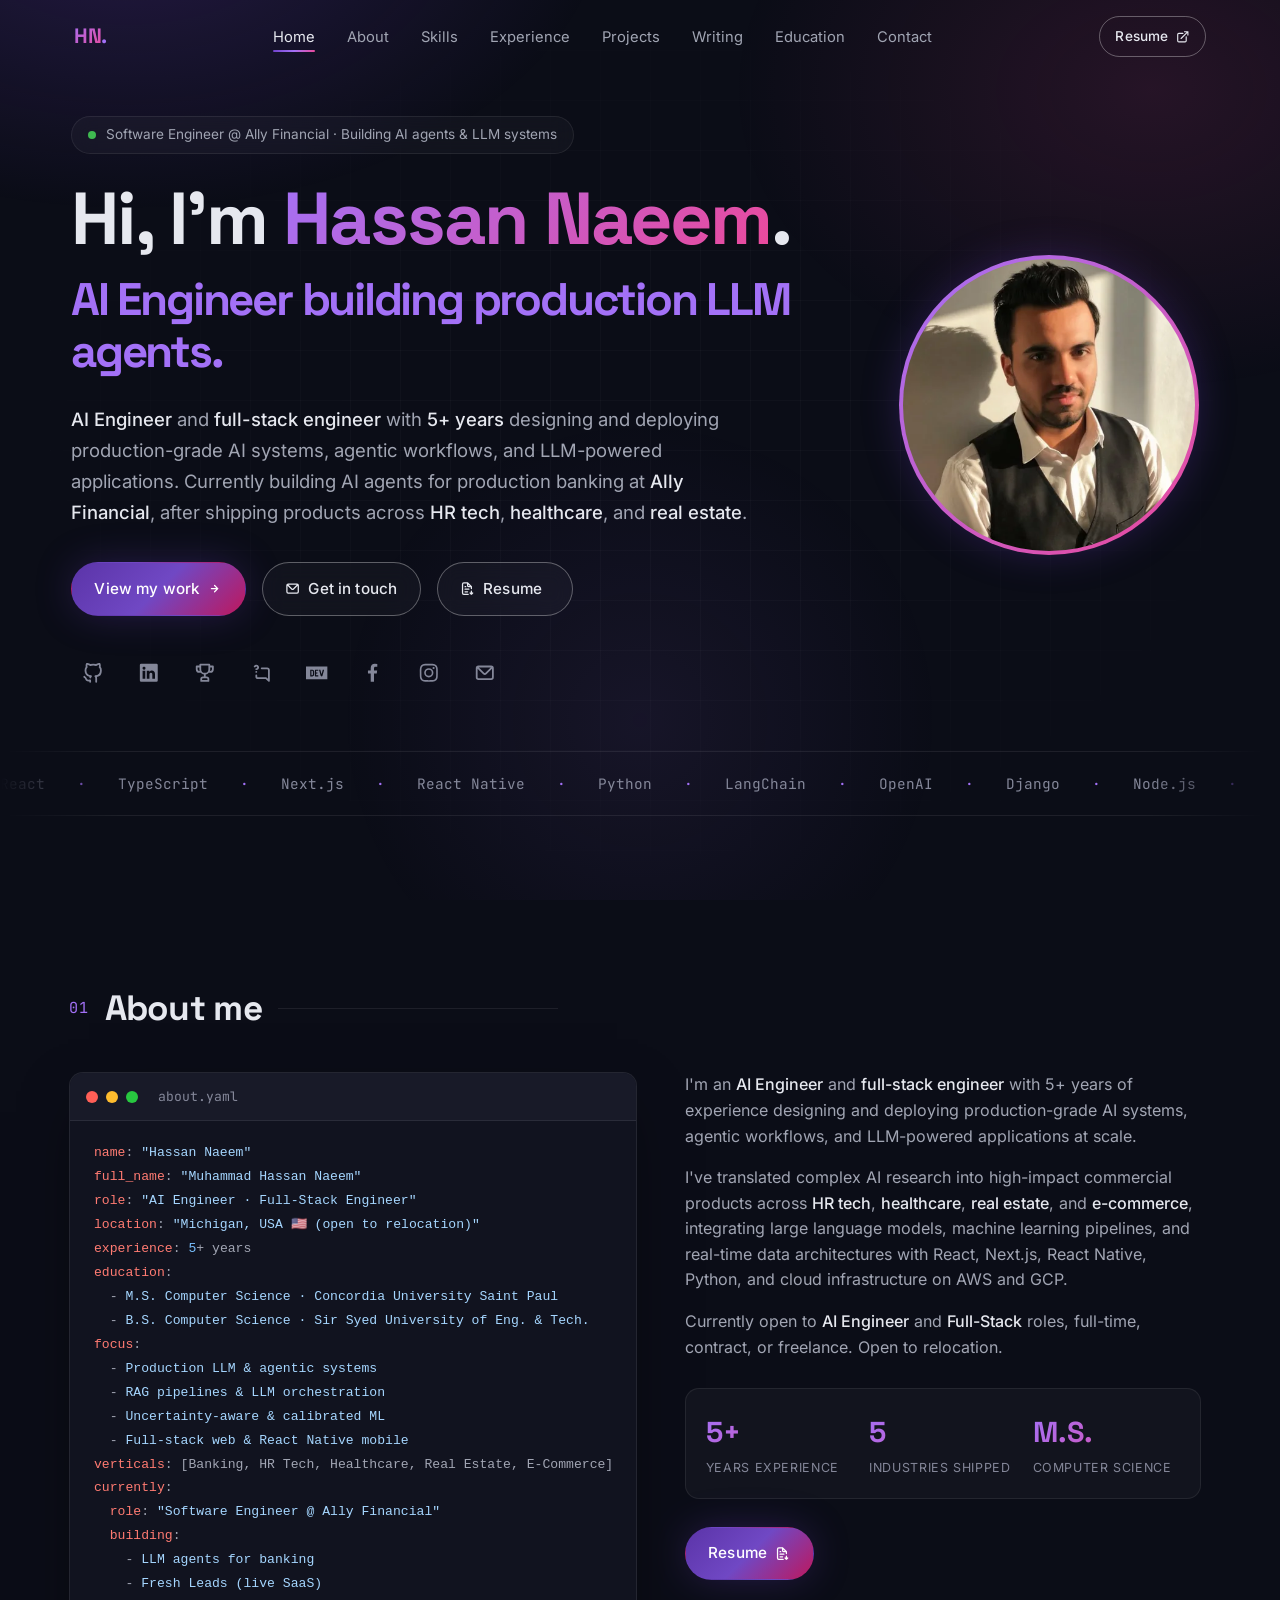
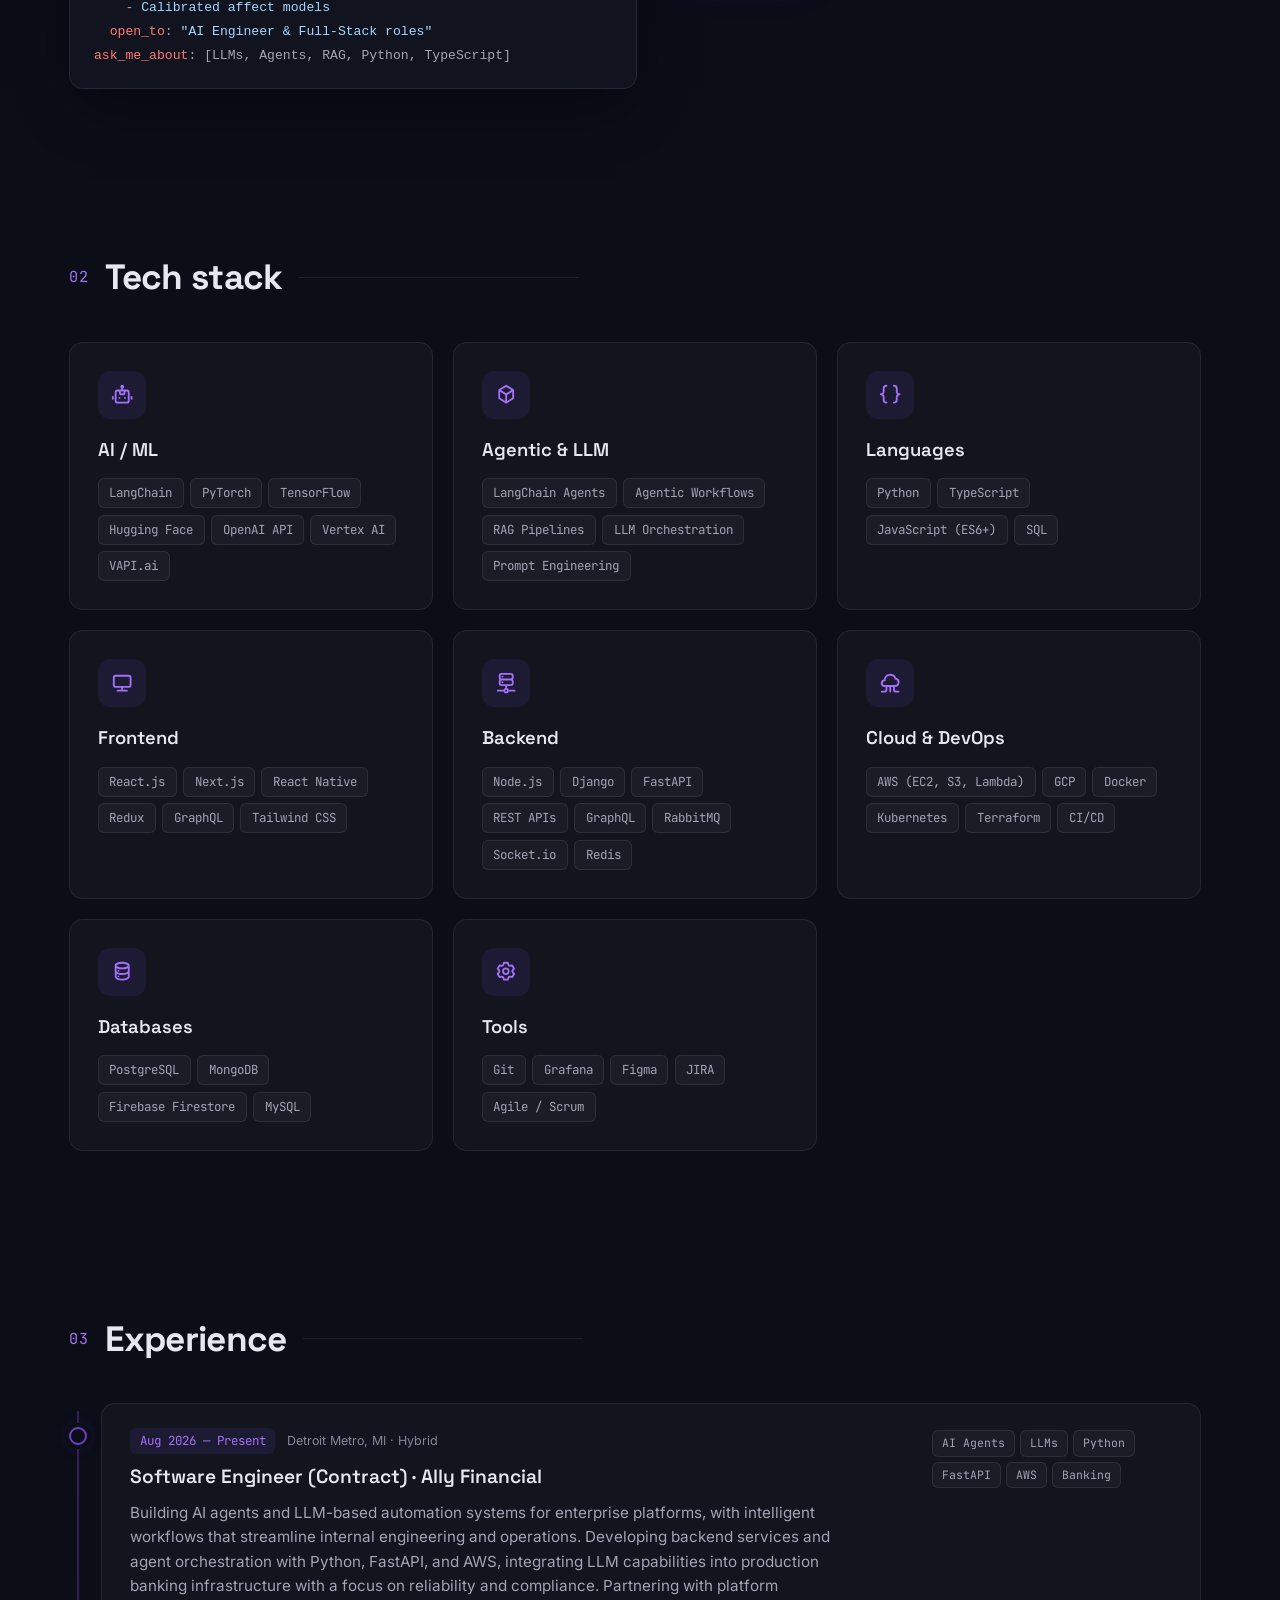
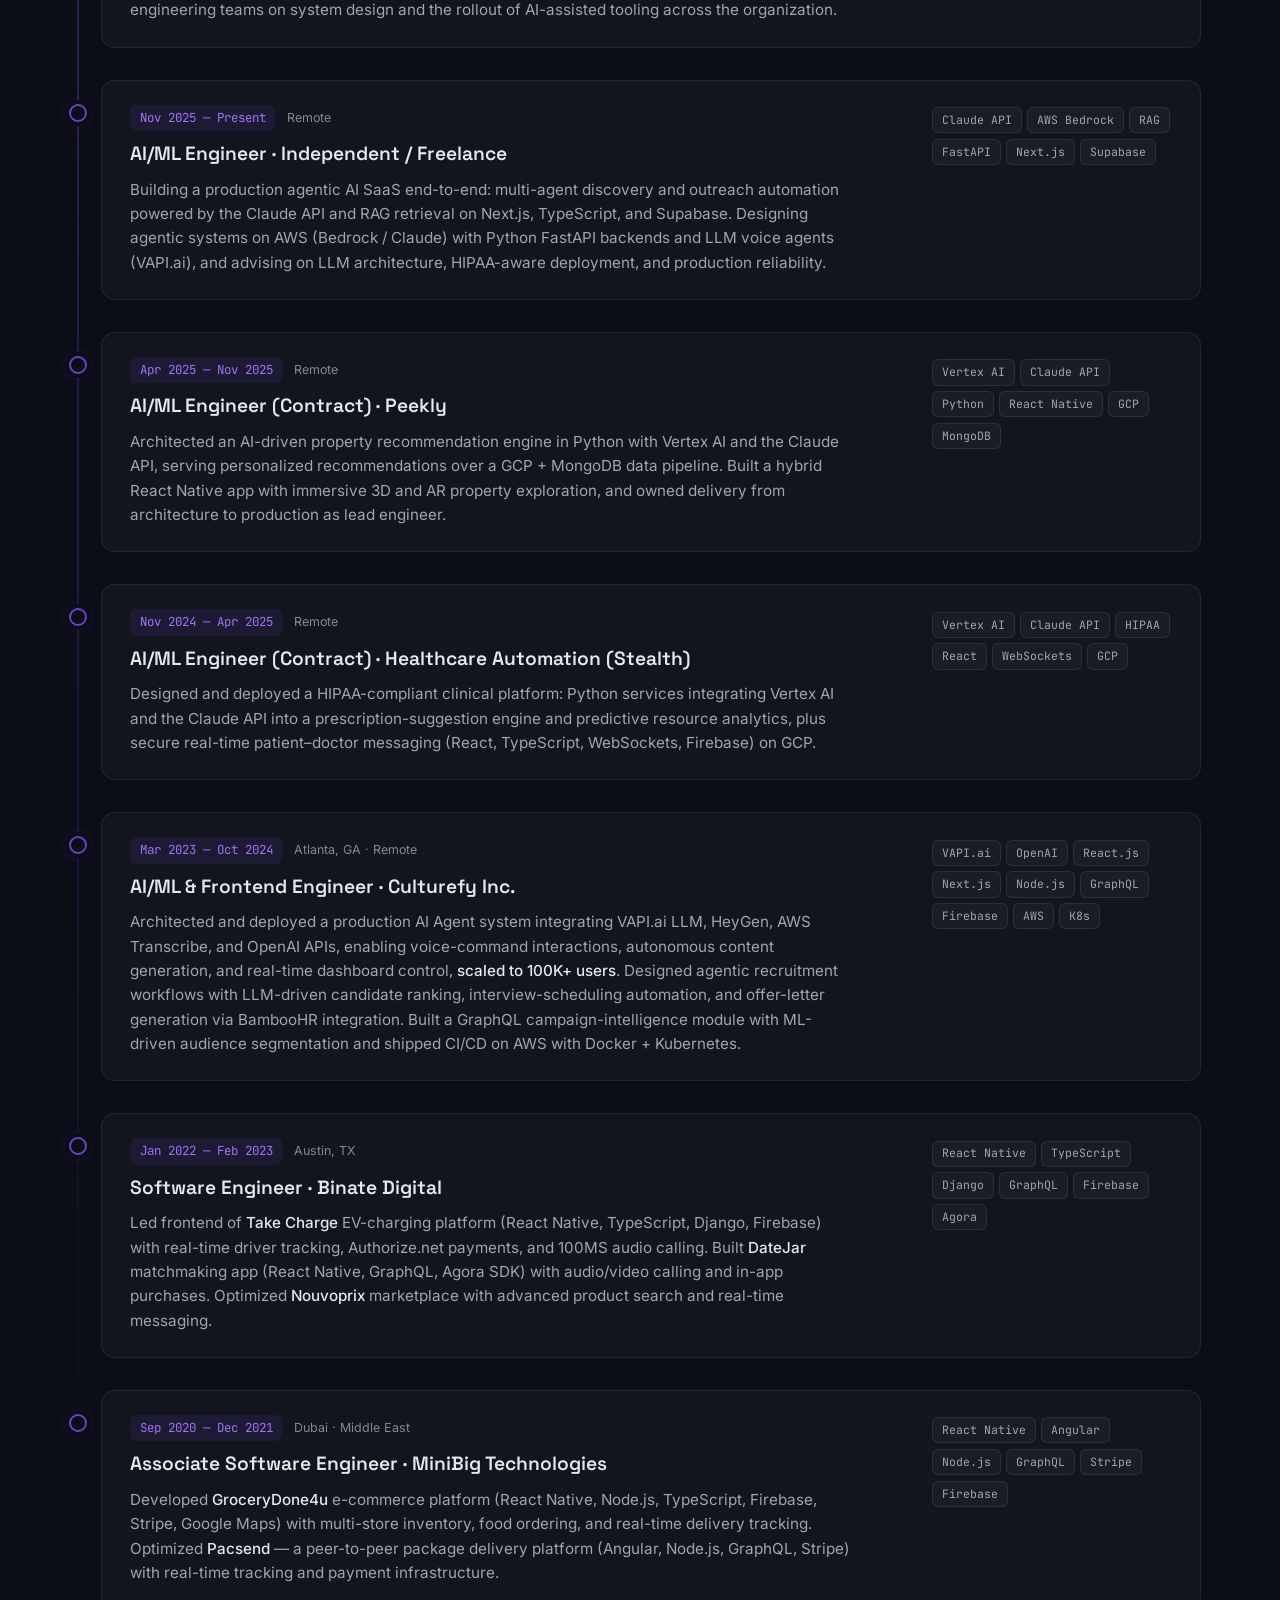
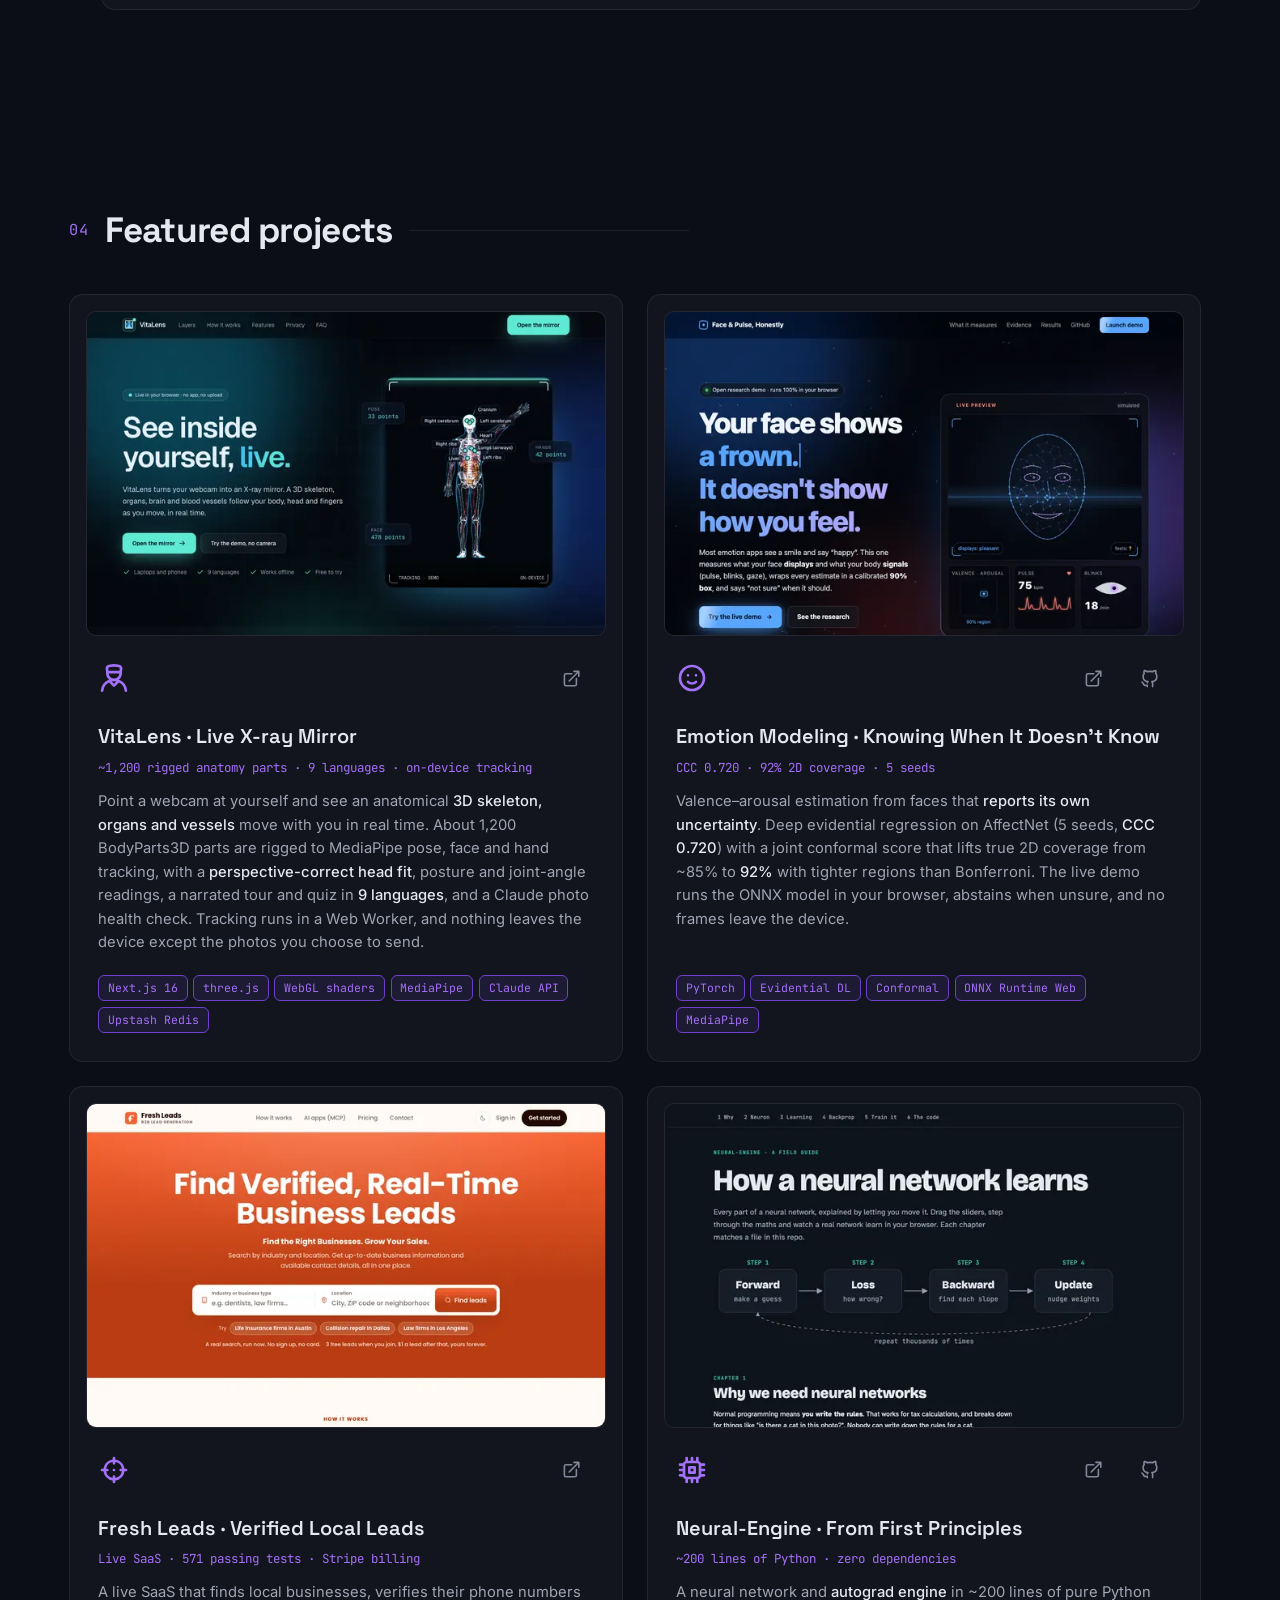
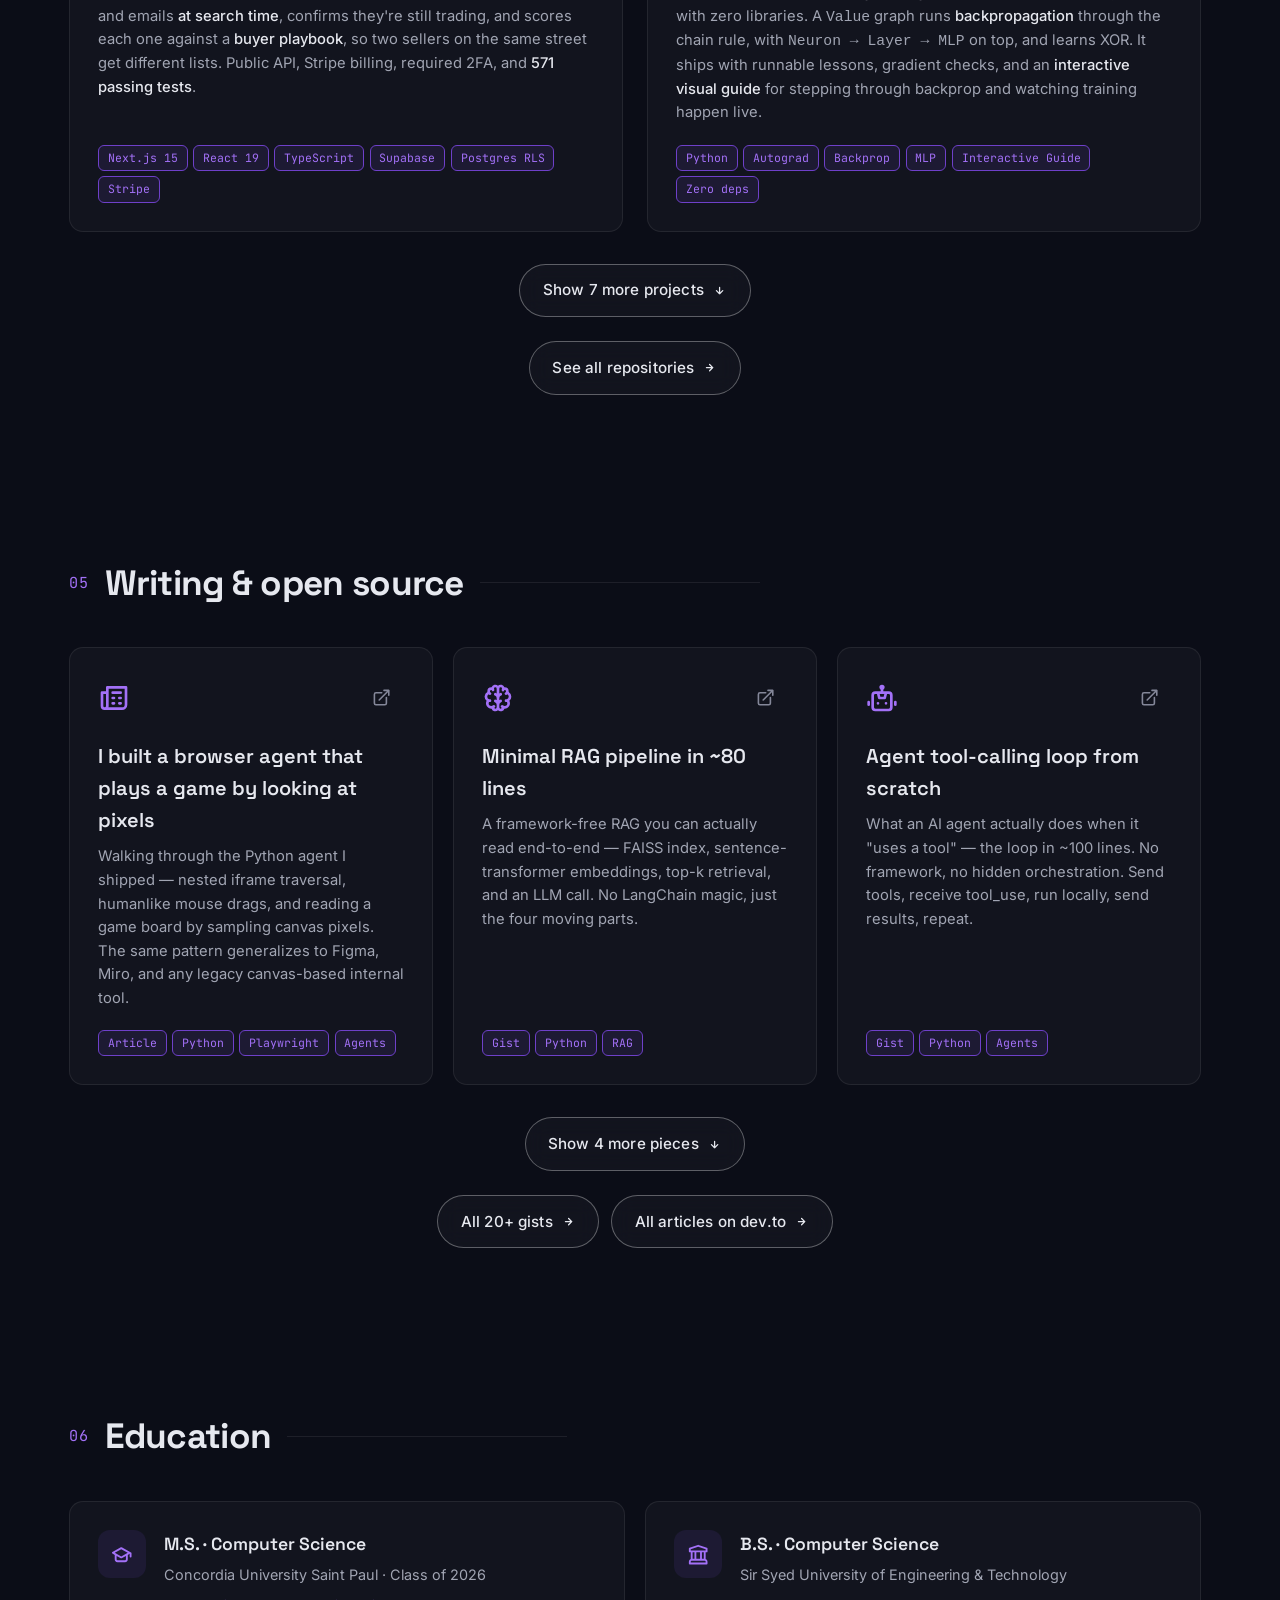
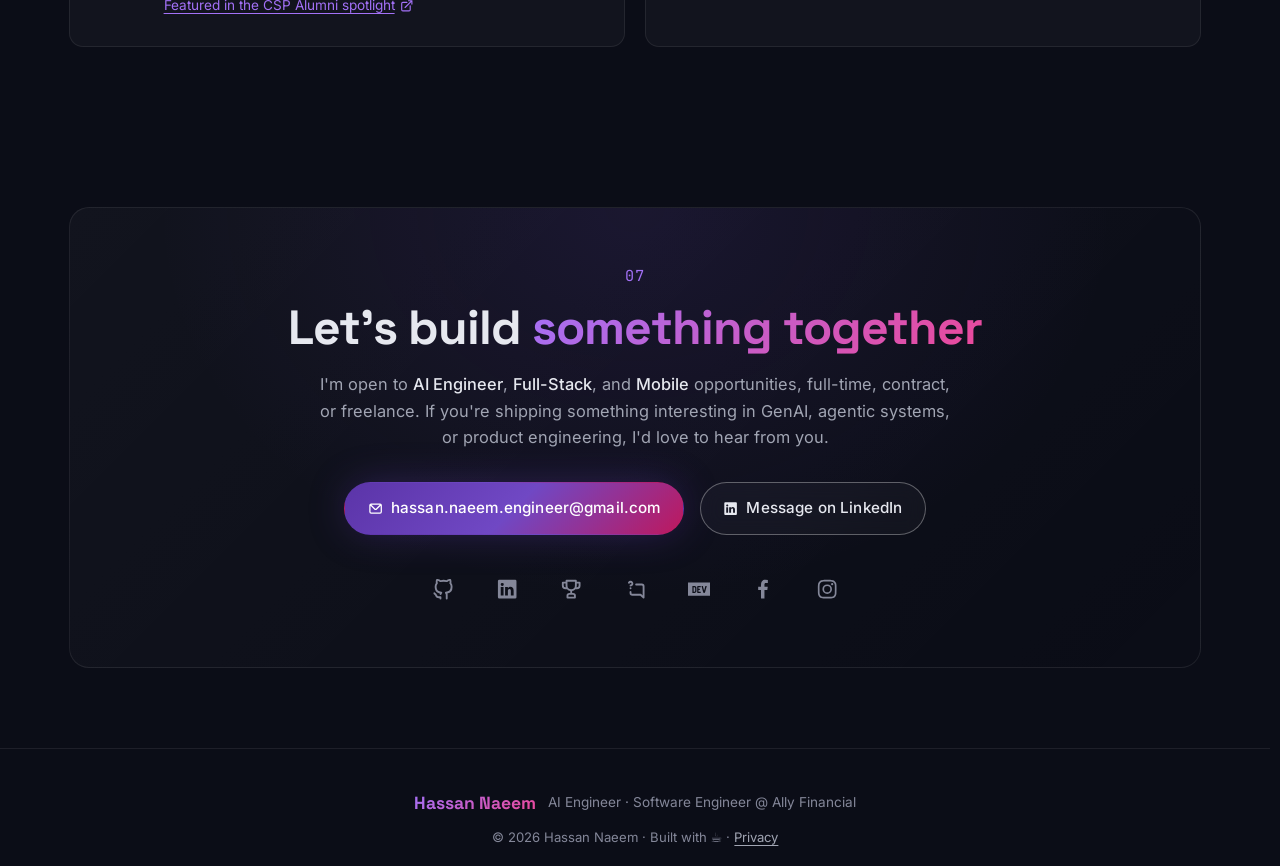
<file: index.html>
<!doctype html>
<html lang="en">
  <head>
    <meta charset="UTF-8" />
    <meta name="viewport" content="width=device-width, initial-scale=1.0" />

    <!-- Primary SEO -->
    <title>
      Hassan Naeem — AI Engineer · Software Engineer at Ally Financial | AI
      Agents, LLMs
    </title>
    <meta
      name="description"
      content="Hassan Naeem is an AI Engineer and Software Engineer at Ally Financial with 5+ years building production AI agents, LLM systems, RAG pipelines, and full-stack web and mobile apps with Python, FastAPI, AWS, React, and Next.js."
    />
    <meta
      name="keywords"
      content="Hassan Naeem, AI Engineer, ML Engineer, AI/ML Engineer, Software Engineer, Ally Financial, AI Agents, Agentic AI, LLM, RAG, Python, FastAPI, AWS, Bedrock, LangChain, PyTorch, React, Next.js, React Native, TypeScript, Michigan, Detroit, Portfolio"
    />
    <meta name="author" content="Hassan Naeem" />
    <meta name="robots" content="index, follow, max-image-preview:large" />
    <meta name="theme-color" content="#0b0d17" />
    <link rel="canonical" href="https://hassan-naeem.com/" />
    <link
      rel="alternate"
      type="text/plain"
      title="LLM-readable profile"
      href="https://hassan-naeem.com/llms.txt"
    />
    <link rel="author" href="https://hassan-naeem.com/humans.txt" />

    <!-- Security headers (CSP, frame-ancestors, nosniff, Permissions-Policy) are set in vercel.json -->
    <meta name="referrer" content="strict-origin-when-cross-origin" />
    <!-- Marks JS as available so reveal animations only hide content when they can run.
         Its sha256 is allow-listed in the CSP in vercel.json; update the hash if you edit it
         (the prettier-formatted variant's hash is allow-listed too). -->
    <!-- prettier-ignore -->
    <script>document.documentElement.classList.add('js')</script>

    <!-- Open Graph -->
    <meta property="og:type" content="website" />
    <meta property="og:url" content="https://hassan-naeem.com/" />
    <meta
      property="og:title"
      content="Hassan Naeem — AI Engineer · Software Engineer at Ally Financial"
    />
    <meta
      property="og:description"
      content="AI Engineer and Software Engineer at Ally Financial, building AI agents and LLM systems. Projects: VitaLens X-ray mirror, emotion modeling with uncertainty, Fresh Leads, Neural-Engine, and more."
    />
    <meta
      property="og:image"
      content="https://hassan-naeem.com/preview.png?v=20261115b"
    />
    <meta property="og:image:width" content="1200" />
    <meta property="og:image:height" content="630" />
    <meta
      property="og:image:alt"
      content="Hassan Naeem — AI Engineer portfolio preview"
    />
    <meta property="og:site_name" content="Hassan Naeem Portfolio" />
    <meta property="og:locale" content="en_US" />

    <!-- Twitter Card -->
    <meta name="twitter:card" content="summary_large_image" />
    <meta
      name="twitter:title"
      content="Hassan Naeem — AI Engineer · Software Engineer at Ally Financial"
    />
    <meta
      name="twitter:description"
      content="AI Engineer and Software Engineer at Ally Financial, building AI agents and LLM systems. Projects: VitaLens X-ray mirror, emotion modeling with uncertainty, Fresh Leads, Neural-Engine, and more."
    />
    <meta
      name="twitter:image"
      content="https://hassan-naeem.com/preview.png?v=20261115b"
    />

    <!-- Favicons -->
    <link rel="icon" type="image/svg+xml" href="./assets/img/favicon.svg" />
    <link rel="icon" type="image/png" href="./assets/img/favicon.png" />
    <link rel="apple-touch-icon" href="./assets/img/favicon.png" />

    <!-- Performance: preconnect -->
    <link rel="dns-prefetch" href="https://github.com" />

    <!-- Fonts are self-hosted in assets/fonts (GDPR-clean, no Google) -->
    <link
      rel="preload"
      as="font"
      type="font/woff2"
      href="./assets/fonts/inter-400.woff2"
      crossorigin
    />
    <link
      rel="preload"
      as="font"
      type="font/woff2"
      href="./assets/fonts/space-grotesk-700.woff2"
      crossorigin
    />

    <!-- Styles (bump ?v= when the file changes; assets are cached as immutable) -->
    <link rel="stylesheet" href="./assets/css/styles.css?v=20261116b" />

    <!-- Structured data: Person schema (Google rich results) -->
    <script type="application/ld+json">
{
  "@context": "https://schema.org",
  "@type": "ProfilePage",
  "@id": "https://hassan-naeem.com/",
  "url": "https://hassan-naeem.com/",
  "name": "Hassan Naeem — AI Engineer",
  "dateModified": "2026-11-15",
  "mainEntity": {
    "@type": "Person",
    "name": "Hassan Naeem",
    "alternateName": [
      "Muhammad Hassan Naeem",
      "M. Hassan Naeem"
    ],
    "url": "https://hassan-naeem.com/",
    "image": {
      "@type": "ImageObject",
      "@id": "https://hassan-naeem.com/#portrait",
      "url": "https://hassan-naeem.com/assets/img/hassan-naeem.jpg",
      "contentUrl": "https://hassan-naeem.com/assets/img/hassan-naeem.jpg",
      "width": 800,
      "height": 800,
      "caption": "Hassan Naeem",
      "creditText": "Hassan Naeem"
    },
    "jobTitle": "AI Engineer",
    "worksFor": {
      "@type": "Organization",
      "name": "Ally Financial",
      "url": "https://www.ally.com"
    },
    "hasOccupation": {
      "@type": "Occupation",
      "name": "AI Engineer (AI Agents & LLM Systems)",
      "occupationLocation": {
        "@type": "City",
        "name": "Detroit, MI"
      }
    },
    "description": "Hassan Naeem is an AI Engineer and Software Engineer at Ally Financial with 5+ years building production AI agents, LLM systems, RAG pipelines, and full-stack web and mobile apps with Python, FastAPI, AWS, React, and Next.js.",
    "address": {
      "@type": "PostalAddress",
      "addressRegion": "MI",
      "addressCountry": "US"
    },
    "alumniOf": [
      {
        "@type": "CollegeOrUniversity",
        "name": "Concordia University Saint Paul",
        "description": "M.S. Computer Science, Class of 2026",
        "url": "https://www.csp.edu/"
      },
      {
        "@type": "CollegeOrUniversity",
        "name": "Sir Syed University of Engineering & Technology",
        "description": "B.S. Computer Science"
      }
    ],
    "sameAs": [
      "https://github.com/Hassan-Naeem-code",
      "https://www.linkedin.com/in/m-hassan-naeem",
      "https://leetcode.com/u/hassansolves",
      "https://stackoverflow.com/users/17322639/muhammad-hassan-naeem",
      "https://dev.to/hassannaeem",
      "https://gist.github.com/Hassan-Naeem-code",
      "https://www.facebook.com/profile.php?id=61582604531729",
      "https://www.instagram.com/thehassannaeem/"
    ],
    "knowsAbout": [
      "JavaScript",
      "TypeScript",
      "Python",
      "React",
      "React Native",
      "Next.js",
      "Node.js",
      "Django",
      "Large Language Models",
      "Generative AI",
      "Agentic AI",
      "Retrieval-Augmented Generation",
      "AI Agents",
      "Multi-Agent Orchestration",
      "FastAPI",
      "Amazon Web Services",
      "AWS Bedrock",
      "PyTorch",
      "LangChain",
      "Uncertainty Quantification",
      "Machine Learning"
    ],
    "@id": "https://hassan-naeem.com/#person",
    "givenName": "Hassan",
    "additionalName": "Muhammad",
    "familyName": "Naeem",
    "subjectOf": [
      {
        "@type": "WebPage",
        "url": "https://www.one.csp.edu/alumni-note/hassan-naeem/",
        "name": "Hassan Naeem – CSP Alumni & Friends",
        "publisher": {
          "@type": "CollegeOrUniversity",
          "name": "Concordia University, St. Paul",
          "url": "https://www.csp.edu/"
        }
      }
    ]
  }
}
    </script>
  </head>
  <body>
    <a class="skip-link" href="#home">Skip to content</a>
    <!-- Gradient background -->
    <div class="bg-gradient"></div>
    <div class="bg-grid"></div>
    <div class="cursor-glow" id="cursor-glow"></div>

    <!-- ============ NAV ============ -->
    <nav class="nav" id="nav">
      <div class="nav__container">
        <a href="#home" class="nav__logo">
          <span class="nav__logo-mark">HN</span>
          <span class="nav__logo-dot">.</span>
        </a>

        <ul class="nav__menu" id="nav-menu">
          <li><a href="#home" class="nav__link active">Home</a></li>
          <li><a href="#about" class="nav__link">About</a></li>
          <li><a href="#skills" class="nav__link">Skills</a></li>
          <li><a href="#experience" class="nav__link">Experience</a></li>
          <li><a href="#projects" class="nav__link">Projects</a></li>
          <li><a href="#writing" class="nav__link">Writing</a></li>
          <li><a href="#education" class="nav__link">Education</a></li>
          <li><a href="#contact" class="nav__link">Contact</a></li>
        </ul>

        <div class="nav__actions">
          <a
            href="./assets/pdf/Hassan_Naeem_AI_Resume.pdf"
            target="_blank"
            rel="noopener noreferrer"
            class="btn btn--sm btn--outline"
          >
            Resume
            <svg class="icon" aria-hidden="true">
              <use
                href="/assets/img/icons.svg?v=20261116b#i-external-link-alt"
              /></svg
            ><span class="sr-only"> (PDF, opens in new tab)</span>
          </a>
          <button
            class="nav__toggle"
            id="nav-toggle"
            type="button"
            aria-label="Open menu"
            aria-controls="nav-menu"
            aria-expanded="false"
          >
            <svg class="icon nav__toggle-open" aria-hidden="true">
              <use href="/assets/img/icons.svg?v=20261116b#i-bars" />
            </svg>
            <svg class="icon nav__toggle-close" aria-hidden="true">
              <use href="/assets/img/icons.svg?v=20261116b#i-times" />
            </svg>
          </button>
        </div>
      </div>
    </nav>

    <main>
      <!-- ============ HERO ============ -->
      <section class="hero" id="home">
        <div class="hero__container container">
          <div class="hero__text">
            <div class="hero__badge">
              <span class="hero__badge-dot"></span>
              Software Engineer @ Ally Financial · Building AI agents &amp; LLM
              systems
            </div>

            <h1 class="hero__title">
              Hi, I'm <span class="gradient-text">Hassan Naeem</span>.
              <span class="hero__title-line"
                >AI Engineer building production LLM agents.</span
              >
            </h1>

            <p class="hero__subtitle">
              <strong>AI Engineer</strong> and
              <strong>full-stack engineer</strong> with
              <strong>5+ years</strong> designing and deploying production-grade
              AI systems, agentic workflows, and LLM-powered applications.
              Currently building AI agents for production banking at
              <strong>Ally Financial</strong>, after shipping products across
              <strong>HR tech</strong>, <strong>healthcare</strong>, and
              <strong>real estate</strong>.
            </p>

            <div class="hero__ctas">
              <a href="#projects" class="btn btn--primary">
                View my work
                <svg class="icon" aria-hidden="true">
                  <use href="/assets/img/icons.svg?v=20261116b#i-arrow-right" />
                </svg>
              </a>
              <a href="#contact" class="btn btn--ghost">
                <svg class="icon" aria-hidden="true">
                  <use href="/assets/img/icons.svg?v=20261116b#i-envelope" />
                </svg>
                Get in touch
              </a>
              <a
                href="./assets/pdf/Hassan_Naeem_AI_Resume.pdf"
                target="_blank"
                rel="noopener noreferrer"
                class="btn btn--ghost"
              >
                <svg class="icon" aria-hidden="true">
                  <use
                    href="/assets/img/icons.svg?v=20261116b#i-file-download-alt"
                  />
                </svg>
                Resume<span class="sr-only"> (PDF, opens in new tab)</span>
              </a>
            </div>

            <div class="hero__socials">
              <a
                href="https://github.com/Hassan-Naeem-code"
                target="_blank"
                rel="me noopener noreferrer"
                aria-label="GitHub (opens in new tab)"
                ><svg class="icon" aria-hidden="true">
                  <use
                    href="/assets/img/icons.svg?v=20261116b#i-github-alt"
                  /></svg
              ></a>
              <a
                href="https://www.linkedin.com/in/m-hassan-naeem"
                target="_blank"
                rel="me noopener noreferrer"
                aria-label="LinkedIn (opens in new tab)"
                ><svg class="icon" aria-hidden="true">
                  <use
                    href="/assets/img/icons.svg?v=20261116b#i-linkedin"
                  /></svg
              ></a>
              <a
                href="https://leetcode.com/u/hassansolves"
                target="_blank"
                rel="me noopener noreferrer"
                aria-label="LeetCode (opens in new tab)"
                ><svg class="icon" aria-hidden="true">
                  <use href="/assets/img/icons.svg?v=20261116b#i-trophy" /></svg
              ></a>
              <a
                href="https://stackoverflow.com/users/17322639/muhammad-hassan-naeem"
                target="_blank"
                rel="me noopener noreferrer"
                aria-label="Stack Overflow (opens in new tab)"
                ><svg class="icon" aria-hidden="true">
                  <use
                    href="/assets/img/icons.svg?v=20261116b#i-comment-alt-question"
                  /></svg
              ></a>
              <a
                href="https://dev.to/hassannaeem"
                target="_blank"
                rel="me noopener noreferrer"
                aria-label="dev.to articles (opens in new tab)"
                ><svg class="icon" aria-hidden="true">
                  <use href="/assets/img/icons.svg?v=20261116b#i-devto" /></svg
              ></a>
              <a
                href="https://www.facebook.com/profile.php?id=61582604531729"
                target="_blank"
                rel="me noopener noreferrer"
                aria-label="Facebook (opens in new tab)"
                ><svg class="icon" aria-hidden="true">
                  <use href="/assets/img/icons.svg?v=20261116b#i-facebook-f" /></svg
              ></a>
              <a
                href="https://www.instagram.com/thehassannaeem/"
                target="_blank"
                rel="me noopener noreferrer"
                aria-label="Instagram (opens in new tab)"
                ><svg class="icon" aria-hidden="true">
                  <use href="/assets/img/icons.svg?v=20261116b#i-instagram" /></svg
              ></a>
              <a
                href="#contact"
                data-email="aGFzc2FuLm5hZWVtLmVuZ2luZWVyQGdtYWlsLmNvbQ=="
                class="email-link"
                aria-label="Email"
                ><svg class="icon" aria-hidden="true">
                  <use
                    href="/assets/img/icons.svg?v=20261116b#i-envelope"
                  /></svg
              ></a>
            </div>
          </div>

          <figure class="hero__portrait">
            <img
              src="./assets/img/hassan-naeem-480.webp"
              srcset="
                ./assets/img/hassan-naeem-240.webp 240w,
                ./assets/img/hassan-naeem-480.webp 480w
              "
              sizes="(max-width: 900px) 112px, 300px"
              width="480"
              height="480"
              alt="Hassan Naeem, AI Engineer"
              fetchpriority="high"
              decoding="async"
            />
          </figure>
        </div>

        <div class="hero__marquee" aria-hidden="true">
          <div class="marquee__track">
            <span>React</span><span>·</span> <span>TypeScript</span
            ><span>·</span> <span>Next.js</span><span>·</span>
            <span>React Native</span><span>·</span> <span>Python</span
            ><span>·</span> <span>LangChain</span><span>·</span>
            <span>OpenAI</span><span>·</span> <span>Django</span><span>·</span>
            <span>Node.js</span><span>·</span> <span>AWS</span><span>·</span>
            <span>Docker</span><span>·</span> <span>Kubernetes</span
            ><span>·</span> <span>PostgreSQL</span><span>·</span>
            <span>MongoDB</span><span>·</span> <span>Redis</span><span>·</span>
            <span>Agentic AI</span><span>·</span>
            <!-- duplicate for seamless loop -->
            <span>React</span><span>·</span> <span>TypeScript</span
            ><span>·</span> <span>Next.js</span><span>·</span>
            <span>React Native</span><span>·</span> <span>Python</span
            ><span>·</span> <span>LangChain</span><span>·</span>
            <span>OpenAI</span><span>·</span> <span>Django</span><span>·</span>
          </div>
        </div>
      </section>

      <!-- ============ ABOUT ============ -->
      <section class="section" id="about">
        <div class="container">
          <div class="section__head" data-reveal>
            <span class="section__num">01</span>
            <h2 class="section__title">About me</h2>
            <div class="section__line"></div>
          </div>

          <div class="about__grid">
            <div class="about__code" data-reveal>
              <div class="about__code-header">
                <span class="about__dot about__dot--red"></span>
                <span class="about__dot about__dot--yellow"></span>
                <span class="about__dot about__dot--green"></span>
                <span class="about__file">about.yaml</span>
              </div>
              <pre
                class="about__code-body"
                tabindex="0"
                role="region"
                aria-label="about.yaml"
              ><code><span class="code-key">name</span>: <span class="code-str">"Hassan Naeem"</span>
<span class="code-key">full_name</span>: <span class="code-str">"Muhammad Hassan Naeem"</span>
<span class="code-key">role</span>: <span class="code-str">"AI Engineer · Full-Stack Engineer"</span>
<span class="code-key">location</span>: <span class="code-str">"Michigan, USA 🇺🇸 (open to relocation)"</span>
<span class="code-key">experience</span>: <span class="code-num">5</span>+ years
<span class="code-key">education</span>:
  - <span class="code-str">M.S. Computer Science · Concordia University Saint Paul</span>
  - <span class="code-str">B.S. Computer Science · Sir Syed University of Eng. &amp; Tech.</span>
<span class="code-key">focus</span>:
  - <span class="code-str">Production LLM &amp; agentic systems</span>
  - <span class="code-str">RAG pipelines &amp; LLM orchestration</span>
  - <span class="code-str">Uncertainty-aware &amp; calibrated ML</span>
  - <span class="code-str">Full-stack web &amp; React Native mobile</span>
<span class="code-key">verticals</span>: [Banking, HR Tech, Healthcare, Real Estate, E-Commerce]
<span class="code-key">currently</span>:
  <span class="code-key">role</span>: <span class="code-str">"Software Engineer @ Ally Financial"</span>
  <span class="code-key">building</span>:
    - <span class="code-str">LLM agents for banking</span>
    - <span class="code-str">Fresh Leads (live SaaS)</span>
    - <span class="code-str">Calibrated affect models</span>
  <span class="code-key">open_to</span>: <span class="code-str">"AI Engineer &amp; Full-Stack roles"</span>
<span class="code-key">ask_me_about</span>: [LLMs, Agents, RAG, Python, TypeScript]</code></pre>
            </div>

            <div class="about__text" data-reveal>
              <p>
                I'm an <strong>AI Engineer</strong> and
                <strong>full-stack engineer</strong> with 5+ years of experience
                designing and deploying production-grade AI systems, agentic
                workflows, and LLM-powered applications at scale.
              </p>
              <p>
                I've translated complex AI research into high-impact commercial
                products across <strong>HR tech</strong>,
                <strong>healthcare</strong>, <strong>real estate</strong>, and
                <strong>e-commerce</strong>, integrating large language models,
                machine learning pipelines, and real-time data architectures
                with React, Next.js, React Native, Python, and cloud
                infrastructure on AWS and GCP.
              </p>
              <p>
                Currently open to <strong>AI Engineer</strong> and
                <strong>Full-Stack</strong> roles, full-time, contract, or
                freelance. Open to relocation.
              </p>

              <div class="about__stats">
                <div class="stat">
                  <strong>5+</strong><span>Years experience</span>
                </div>
                <div class="stat">
                  <strong>5</strong><span>Industries shipped</span>
                </div>
                <div class="stat">
                  <strong>M.S.</strong><span>Computer Science</span>
                </div>
              </div>

              <a
                href="./assets/pdf/Hassan_Naeem_AI_Resume.pdf"
                target="_blank"
                rel="noopener noreferrer"
                class="btn btn--primary"
              >
                Resume
                <svg class="icon" aria-hidden="true">
                  <use
                    href="/assets/img/icons.svg?v=20261116b#i-file-download-alt"
                  /></svg
                ><span class="sr-only"> (PDF, opens in new tab)</span>
              </a>
            </div>
          </div>
        </div>
      </section>

      <!-- ============ SKILLS ============ -->
      <section class="section" id="skills">
        <div class="container">
          <div class="section__head" data-reveal>
            <span class="section__num">02</span>
            <h2 class="section__title">Tech stack</h2>
            <div class="section__line"></div>
          </div>

          <div class="skills__grid">
            <div class="skill-card" data-reveal>
              <div class="skill-card__icon">
                <svg class="icon" aria-hidden="true">
                  <use href="/assets/img/icons.svg?v=20261116b#i-robot" />
                </svg>
              </div>
              <h3>AI / ML</h3>
              <div class="skill-card__chips">
                <span>LangChain</span><span>PyTorch</span><span>TensorFlow</span
                ><span>Hugging&nbsp;Face</span><span>OpenAI&nbsp;API</span
                ><span>Vertex&nbsp;AI</span><span>VAPI.ai</span>
              </div>
            </div>

            <div class="skill-card" data-reveal>
              <div class="skill-card__icon">
                <svg class="icon" aria-hidden="true">
                  <use href="/assets/img/icons.svg?v=20261116b#i-cube" />
                </svg>
              </div>
              <h3>Agentic &amp; LLM</h3>
              <div class="skill-card__chips">
                <span>LangChain&nbsp;Agents</span
                ><span>Agentic&nbsp;Workflows</span
                ><span>RAG&nbsp;Pipelines</span
                ><span>LLM&nbsp;Orchestration</span
                ><span>Prompt&nbsp;Engineering</span>
              </div>
            </div>

            <div class="skill-card" data-reveal>
              <div class="skill-card__icon">
                <svg class="icon" aria-hidden="true">
                  <use
                    href="/assets/img/icons.svg?v=20261116b#i-brackets-curly"
                  />
                </svg>
              </div>
              <h3>Languages</h3>
              <div class="skill-card__chips">
                <span>Python</span><span>TypeScript</span
                ><span>JavaScript&nbsp;(ES6+)</span><span>SQL</span>
              </div>
            </div>

            <div class="skill-card" data-reveal>
              <div class="skill-card__icon">
                <svg class="icon" aria-hidden="true">
                  <use href="/assets/img/icons.svg?v=20261116b#i-desktop" />
                </svg>
              </div>
              <h3>Frontend</h3>
              <div class="skill-card__chips">
                <span>React.js</span><span>Next.js</span
                ><span>React&nbsp;Native</span><span>Redux</span
                ><span>GraphQL</span><span>Tailwind&nbsp;CSS</span>
              </div>
            </div>

            <div class="skill-card" data-reveal>
              <div class="skill-card__icon">
                <svg class="icon" aria-hidden="true">
                  <use
                    href="/assets/img/icons.svg?v=20261116b#i-server-network"
                  />
                </svg>
              </div>
              <h3>Backend</h3>
              <div class="skill-card__chips">
                <span>Node.js</span><span>Django</span><span>FastAPI</span
                ><span>REST&nbsp;APIs</span><span>GraphQL</span
                ><span>RabbitMQ</span><span>Socket.io</span><span>Redis</span>
              </div>
            </div>

            <div class="skill-card" data-reveal>
              <div class="skill-card__icon">
                <svg class="icon" aria-hidden="true">
                  <use
                    href="/assets/img/icons.svg?v=20261116b#i-cloud-computing"
                  />
                </svg>
              </div>
              <h3>Cloud &amp; DevOps</h3>
              <div class="skill-card__chips">
                <span>AWS&nbsp;(EC2, S3, Lambda)</span><span>GCP</span
                ><span>Docker</span><span>Kubernetes</span><span>Terraform</span
                ><span>CI/CD</span>
              </div>
            </div>

            <div class="skill-card" data-reveal>
              <div class="skill-card__icon">
                <svg class="icon" aria-hidden="true">
                  <use href="/assets/img/icons.svg?v=20261116b#i-database" />
                </svg>
              </div>
              <h3>Databases</h3>
              <div class="skill-card__chips">
                <span>PostgreSQL</span><span>MongoDB</span
                ><span>Firebase&nbsp;Firestore</span><span>MySQL</span>
              </div>
            </div>

            <div class="skill-card" data-reveal>
              <div class="skill-card__icon">
                <svg class="icon" aria-hidden="true">
                  <use href="/assets/img/icons.svg?v=20261116b#i-setting" />
                </svg>
              </div>
              <h3>Tools</h3>
              <div class="skill-card__chips">
                <span>Git</span><span>Grafana</span><span>Figma</span
                ><span>JIRA</span><span>Agile&nbsp;/&nbsp;Scrum</span>
              </div>
            </div>
          </div>
        </div>
      </section>

      <!-- ============ EXPERIENCE ============ -->
      <section class="section" id="experience">
        <div class="container">
          <div class="section__head" data-reveal>
            <span class="section__num">03</span>
            <h2 class="section__title">Experience</h2>
            <div class="section__line"></div>
          </div>

          <ol class="timeline">
            <li class="timeline__item" data-reveal>
              <div class="timeline__dot"></div>
              <div class="timeline__card">
                <div class="timeline__meta">
                  <span class="timeline__tag">Aug 2026 — Present</span>
                  <span class="timeline__loc">Detroit Metro, MI · Hybrid</span>
                </div>
                <h3>Software Engineer (Contract) · Ally Financial</h3>
                <p>
                  Building AI agents and LLM-based automation systems for
                  enterprise platforms, with intelligent workflows that
                  streamline internal engineering and operations. Developing
                  backend services and agent orchestration with Python, FastAPI,
                  and AWS, integrating LLM capabilities into production banking
                  infrastructure with a focus on reliability and compliance.
                  Partnering with platform engineering teams on system design
                  and the rollout of AI-assisted tooling across the
                  organization.
                </p>
                <div class="timeline__tags">
                  <span>AI Agents</span><span>LLMs</span><span>Python</span
                  ><span>FastAPI</span><span>AWS</span><span>Banking</span>
                </div>
              </div>
            </li>

            <li class="timeline__item" data-reveal>
              <div class="timeline__dot"></div>
              <div class="timeline__card">
                <div class="timeline__meta">
                  <span class="timeline__tag">Nov 2025 — Present</span>
                  <span class="timeline__loc">Remote</span>
                </div>
                <h3>AI/ML Engineer · Independent / Freelance</h3>
                <p>
                  Building a production agentic AI SaaS end-to-end: multi-agent
                  discovery and outreach automation powered by the Claude API
                  and RAG retrieval on Next.js, TypeScript, and Supabase.
                  Designing agentic systems on AWS (Bedrock / Claude) with
                  Python FastAPI backends and LLM voice agents (VAPI.ai), and
                  advising on LLM architecture, HIPAA-aware deployment, and
                  production reliability.
                </p>
                <div class="timeline__tags">
                  <span>Claude API</span><span>AWS Bedrock</span><span>RAG</span
                  ><span>FastAPI</span><span>Next.js</span><span>Supabase</span>
                </div>
              </div>
            </li>

            <li class="timeline__item" data-reveal>
              <div class="timeline__dot"></div>
              <div class="timeline__card">
                <div class="timeline__meta">
                  <span class="timeline__tag">Apr 2025 — Nov 2025</span>
                  <span class="timeline__loc">Remote</span>
                </div>
                <h3>AI/ML Engineer (Contract) · Peekly</h3>
                <p>
                  Architected an AI-driven property recommendation engine in
                  Python with Vertex AI and the Claude API, serving personalized
                  recommendations over a GCP + MongoDB data pipeline. Built a
                  hybrid React Native app with immersive 3D and AR property
                  exploration, and owned delivery from architecture to
                  production as lead engineer.
                </p>
                <div class="timeline__tags">
                  <span>Vertex AI</span><span>Claude API</span
                  ><span>Python</span><span>React Native</span><span>GCP</span
                  ><span>MongoDB</span>
                </div>
              </div>
            </li>

            <li class="timeline__item" data-reveal>
              <div class="timeline__dot"></div>
              <div class="timeline__card">
                <div class="timeline__meta">
                  <span class="timeline__tag">Nov 2024 — Apr 2025</span>
                  <span class="timeline__loc">Remote</span>
                </div>
                <h3>
                  AI/ML Engineer (Contract) · Healthcare Automation (Stealth)
                </h3>
                <p>
                  Designed and deployed a HIPAA-compliant clinical platform:
                  Python services integrating Vertex AI and the Claude API into
                  a prescription-suggestion engine and predictive resource
                  analytics, plus secure real-time patient–doctor messaging
                  (React, TypeScript, WebSockets, Firebase) on GCP.
                </p>
                <div class="timeline__tags">
                  <span>Vertex AI</span><span>Claude API</span><span>HIPAA</span
                  ><span>React</span><span>WebSockets</span><span>GCP</span>
                </div>
              </div>
            </li>

            <li class="timeline__item" data-reveal>
              <div class="timeline__dot"></div>
              <div class="timeline__card">
                <div class="timeline__meta">
                  <span class="timeline__tag">Mar 2023 — Oct 2024</span>
                  <span class="timeline__loc">Atlanta, GA · Remote</span>
                </div>
                <h3>AI/ML &amp; Frontend Engineer · Culturefy Inc.</h3>
                <p>
                  Architected and deployed a production AI Agent system
                  integrating VAPI.ai LLM, HeyGen, AWS Transcribe, and OpenAI
                  APIs, enabling voice-command interactions, autonomous content
                  generation, and real-time dashboard control,
                  <strong>scaled to 100K+ users</strong>. Designed agentic
                  recruitment workflows with LLM-driven candidate ranking,
                  interview-scheduling automation, and offer-letter generation
                  via BambooHR integration. Built a GraphQL
                  campaign-intelligence module with ML-driven audience
                  segmentation and shipped CI/CD on AWS with Docker +
                  Kubernetes.
                </p>
                <div class="timeline__tags">
                  <span>VAPI.ai</span><span>OpenAI</span><span>React.js</span
                  ><span>Next.js</span><span>Node.js</span><span>GraphQL</span
                  ><span>Firebase</span><span>AWS</span><span>K8s</span>
                </div>
              </div>
            </li>

            <li class="timeline__item" data-reveal>
              <div class="timeline__dot"></div>
              <div class="timeline__card">
                <div class="timeline__meta">
                  <span class="timeline__tag">Jan 2022 — Feb 2023</span>
                  <span class="timeline__loc">Austin, TX</span>
                </div>
                <h3>Software Engineer · Binate Digital</h3>
                <p>
                  Led frontend of <strong>Take Charge</strong> EV-charging
                  platform (React Native, TypeScript, Django, Firebase) with
                  real-time driver tracking, Authorize.net payments, and 100MS
                  audio calling. Built <strong>DateJar</strong>
                  matchmaking app (React Native, GraphQL, Agora SDK) with
                  audio/video calling and in-app purchases. Optimized
                  <strong>Nouvoprix</strong> marketplace with advanced product
                  search and real-time messaging.
                </p>
                <div class="timeline__tags">
                  <span>React Native</span><span>TypeScript</span
                  ><span>Django</span><span>GraphQL</span><span>Firebase</span
                  ><span>Agora</span>
                </div>
              </div>
            </li>

            <li class="timeline__item" data-reveal>
              <div class="timeline__dot"></div>
              <div class="timeline__card">
                <div class="timeline__meta">
                  <span class="timeline__tag">Sep 2020 — Dec 2021</span>
                  <span class="timeline__loc">Dubai · Middle East</span>
                </div>
                <h3>Associate Software Engineer · MiniBig Technologies</h3>
                <p>
                  Developed <strong>GroceryDone4u</strong> e-commerce platform
                  (React Native, Node.js, TypeScript, Firebase, Stripe, Google
                  Maps) with multi-store inventory, food ordering, and real-time
                  delivery tracking. Optimized <strong>Pacsend</strong> — a
                  peer-to-peer package delivery platform (Angular, Node.js,
                  GraphQL, Stripe) with real-time tracking and payment
                  infrastructure.
                </p>
                <div class="timeline__tags">
                  <span>React Native</span><span>Angular</span
                  ><span>Node.js</span><span>GraphQL</span><span>Stripe</span
                  ><span>Firebase</span>
                </div>
              </div>
            </li>
          </ol>
        </div>
      </section>

      <!-- ============ PROJECTS ============ -->
      <section class="section" id="projects">
        <div class="container">
          <div class="section__head" data-reveal>
            <span class="section__num">04</span>
            <h2 class="section__title">Featured projects</h2>
            <div class="section__line"></div>
          </div>

          <div class="projects__grid projects__grid--featured">
            <article class="project" data-reveal>
              <img
                class="project__media"
                src="./assets/img/projects/vitalens-640.webp"
                srcset="
                  ./assets/img/projects/vitalens-640.webp   640w,
                  ./assets/img/projects/vitalens-1280.webp 1280w
                "
                sizes="(max-width: 700px) 100vw, 380px"
                width="1280"
                height="800"
                alt="VitaLens landing page: a 3D skeleton and organs tracking a person in real time"
                loading="lazy"
                decoding="async"
              />
              <div class="project__head">
                <svg class="icon project__icon" aria-hidden="true">
                  <use href="/assets/img/icons.svg?v=20261116b#i-user-md" />
                </svg>
                <div class="project__links">
                  <a
                    href="/vitalens"
                    target="_blank"
                    rel="noopener noreferrer"
                    aria-label="VitaLens live app (opens in new tab)"
                    ><svg class="icon" aria-hidden="true">
                      <use
                        href="/assets/img/icons.svg?v=20261116b#i-external-link-alt"
                      /></svg
                  ></a>
                </div>
              </div>
              <h3>VitaLens · Live X-ray Mirror</h3>
              <p class="project__metric">
                ~1,200 rigged anatomy parts · 9 languages · on-device tracking
              </p>
              <p>
                Point a webcam at yourself and see an anatomical
                <strong>3D skeleton, organs and vessels</strong> move with you
                in real time. About 1,200 BodyParts3D parts are rigged to
                MediaPipe pose, face and hand tracking, with a
                <strong>perspective-correct head fit</strong>, posture and
                joint-angle readings, a narrated tour and quiz in
                <strong>9 languages</strong>, and a Claude photo health check.
                Tracking runs in a Web Worker, and nothing leaves the device
                except the photos you choose to send.
              </p>
              <div class="project__stack">
                <span>Next.js 16</span><span>three.js</span
                ><span>WebGL shaders</span><span>MediaPipe</span
                ><span>Claude API</span><span>Upstash Redis</span>
              </div>
            </article>

            <article class="project" data-reveal>
              <img
                class="project__media"
                src="./assets/img/projects/emotion-640.webp"
                srcset="
                  ./assets/img/projects/emotion-640.webp   640w,
                  ./assets/img/projects/emotion-1280.webp 1280w
                "
                sizes="(max-width: 700px) 100vw, 380px"
                width="1280"
                height="800"
                alt="Emotion Modeling demo page: face mesh with valence–arousal, pulse and blink readouts"
                loading="lazy"
                decoding="async"
              />
              <div class="project__head">
                <svg class="icon project__icon" aria-hidden="true">
                  <use href="/assets/img/icons.svg?v=20261116b#i-smile" />
                </svg>
                <div class="project__links">
                  <a
                    href="/emotion-modeling"
                    target="_blank"
                    rel="noopener noreferrer"
                    aria-label="Emotion Modeling live demo (opens in new tab)"
                    ><svg class="icon" aria-hidden="true">
                      <use
                        href="/assets/img/icons.svg?v=20261116b#i-external-link-alt"
                      /></svg
                  ></a>
                  <a
                    href="https://github.com/Hassan-Naeem-code/Emotion-Modelling"
                    target="_blank"
                    rel="noopener noreferrer"
                    aria-label="Emotion Modeling source on GitHub (opens in new tab)"
                    ><svg class="icon" aria-hidden="true">
                      <use
                        href="/assets/img/icons.svg?v=20261116b#i-github-alt"
                      /></svg
                  ></a>
                </div>
              </div>
              <h3>Emotion Modeling · Knowing When It Doesn't Know</h3>
              <p class="project__metric">
                CCC 0.720 · 92% 2D coverage · 5 seeds
              </p>
              <p>
                Valence–arousal estimation from faces that
                <strong>reports its own uncertainty</strong>. Deep evidential
                regression on AffectNet (5 seeds, <strong>CCC 0.720</strong>)
                with a joint conformal score that lifts true 2D coverage from
                ~85% to <strong>92%</strong> with tighter regions than
                Bonferroni. The live demo runs the ONNX model in your browser,
                abstains when unsure, and no frames leave the device.
              </p>
              <div class="project__stack">
                <span>PyTorch</span><span>Evidential DL</span
                ><span>Conformal</span><span>ONNX Runtime Web</span
                ><span>MediaPipe</span>
              </div>
            </article>
            <article class="project" data-reveal>
              <img
                class="project__media"
                src="./assets/img/projects/freshleads-640.webp"
                srcset="
                  ./assets/img/projects/freshleads-640.webp   640w,
                  ./assets/img/projects/freshleads-1280.webp 1280w
                "
                sizes="(max-width: 700px) 100vw, 380px"
                width="1280"
                height="800"
                alt="Fresh Leads home page with industry and location lead search"
                loading="lazy"
                decoding="async"
              />
              <div class="project__head">
                <svg class="icon project__icon" aria-hidden="true">
                  <use href="/assets/img/icons.svg?v=20261116b#i-crosshair" />
                </svg>
                <div class="project__links">
                  <a
                    href="https://www.fresh-leads.io"
                    target="_blank"
                    rel="noopener noreferrer"
                    aria-label="Fresh Leads live site (opens in new tab)"
                    ><svg class="icon" aria-hidden="true">
                      <use
                        href="/assets/img/icons.svg?v=20261116b#i-external-link-alt"
                      /></svg
                  ></a>
                </div>
              </div>
              <h3>Fresh Leads · Verified Local Leads</h3>
              <p class="project__metric">
                Live SaaS · 571 passing tests · Stripe billing
              </p>
              <p>
                A live SaaS that finds local businesses, verifies their phone
                numbers and emails <strong>at search time</strong>, confirms
                they're still trading, and scores each one against a
                <strong>buyer playbook</strong>, so two sellers on the same
                street get different lists. Public API, Stripe billing, required
                2FA, and <strong>571 passing tests</strong>.
              </p>
              <div class="project__stack">
                <span>Next.js 15</span><span>React 19</span
                ><span>TypeScript</span><span>Supabase</span
                ><span>Postgres RLS</span><span>Stripe</span>
              </div>
            </article>

            <article class="project" data-reveal>
              <img
                class="project__media"
                src="./assets/img/projects/neural-640.webp"
                srcset="
                  ./assets/img/projects/neural-640.webp   640w,
                  ./assets/img/projects/neural-1280.webp 1280w
                "
                sizes="(max-width: 700px) 100vw, 380px"
                width="1280"
                height="800"
                alt="Neural-Engine field guide: forward, loss, backward and update steps"
                loading="lazy"
                decoding="async"
              />
              <div class="project__head">
                <svg class="icon project__icon" aria-hidden="true">
                  <use href="/assets/img/icons.svg?v=20261116b#i-processor" />
                </svg>
                <div class="project__links">
                  <a
                    href="https://hassan-naeem-code.github.io/Neural-Engine/guide.html"
                    target="_blank"
                    rel="noopener noreferrer"
                    aria-label="Neural-Engine interactive guide (opens in new tab)"
                    ><svg class="icon" aria-hidden="true">
                      <use
                        href="/assets/img/icons.svg?v=20261116b#i-external-link-alt"
                      /></svg
                  ></a>
                  <a
                    href="https://github.com/Hassan-Naeem-code/Neural-Engine"
                    target="_blank"
                    rel="noopener noreferrer"
                    aria-label="Neural-Engine source on GitHub (opens in new tab)"
                    ><svg class="icon" aria-hidden="true">
                      <use
                        href="/assets/img/icons.svg?v=20261116b#i-github-alt"
                      /></svg
                  ></a>
                </div>
              </div>
              <h3>Neural-Engine · From First Principles</h3>
              <p class="project__metric">
                ~200 lines of Python · zero dependencies
              </p>
              <p>
                A neural network and <strong>autograd engine</strong> in ~200
                lines of pure Python with zero libraries. A
                <code>Value</code> graph runs
                <strong>backpropagation</strong> through the chain rule, with
                <code>Neuron → Layer → MLP</code> on top, and learns XOR. It
                ships with runnable lessons, gradient checks, and an
                <strong>interactive visual guide</strong> for stepping through
                backprop and watching training happen live.
              </p>
              <div class="project__stack">
                <span>Python</span><span>Autograd</span><span>Backprop</span
                ><span>MLP</span><span>Interactive Guide</span
                ><span>Zero deps</span>
              </div>
            </article>
          </div>

          <details class="more">
            <summary class="btn btn--ghost more__toggle">
              <span class="more__closed">Show 7 more projects</span>
              <span class="more__open">Show fewer projects</span>
              <svg class="icon" aria-hidden="true"><use href="/assets/img/icons.svg?v=20261116b#i-arrow-right"/></svg>
            </summary>
            <div class="projects__grid more__grid">

            <article class="project">
              <div class="project__head">
                <svg class="icon project__icon" aria-hidden="true">
                  <use href="/assets/img/icons.svg?v=20261116b#i-brain" />
                </svg>
                <div class="project__links">
                  <a
                    href="https://github.com/Hassan-Naeem-code/Cappy-LLM-Intellegence-Layer"
                    target="_blank"
                    rel="noopener noreferrer"
                    aria-label="Cappy source on GitHub (opens in new tab)"
                    ><svg class="icon" aria-hidden="true">
                      <use
                        href="/assets/img/icons.svg?v=20261116b#i-github-alt"
                      /></svg
                  ></a>
                </div>
              </div>
              <h3>Cappy · LLM Intelligence Layer</h3>
              <p>
                An advanced LLM intelligence layer combining
                <strong>RAG</strong>, multi-hop reasoning over
                <strong>knowledge graphs</strong>, continuous learning from user
                feedback, and parameter-efficient fine-tuning with
                <strong>LoRA / QLoRA</strong>. Multi-service architecture with a
                FastAPI backend and React frontend.
              </p>
              <div class="project__stack">
                <span>Python</span><span>FastAPI</span><span>RAG</span
                ><span>Knowledge Graphs</span><span>LoRA</span
                ><span>Docker</span>
              </div>
            </article>

            <article class="project">
              <div class="project__head">
                <svg class="icon project__icon" aria-hidden="true">
                  <use href="/assets/img/icons.svg?v=20261116b#i-robot" />
                </svg>
                <div class="project__links">
                  <a
                    href="https://github.com/Hassan-Naeem-code/Browser-Operating-Agent"
                    target="_blank"
                    rel="noopener noreferrer"
                    aria-label="Browser Operating Agent source on GitHub (opens in new tab)"
                    ><svg class="icon" aria-hidden="true">
                      <use
                        href="/assets/img/icons.svg?v=20261116b#i-github-alt"
                      /></svg
                  ></a>
                </div>
              </div>
              <h3>Browser Operating Agent</h3>
              <p>
                A Python agent that drives its own Chromium browser — no DOM
                shortcuts, no hidden state. Navigates nested iframes, does
                humanlike drag-and-drop on an HTML5 canvas, and reads the game
                board by sampling pixels. The same pattern generalizes to any
                canvas-based web app.
              </p>
              <div class="project__stack">
                <span>Python</span><span>Playwright</span><span>PIL</span
                ><span>Async</span><span>Computer Vision</span>
              </div>
            </article>

            <article class="project">
              <div class="project__head">
                <svg class="icon project__icon" aria-hidden="true">
                  <use href="/assets/img/icons.svg?v=20261116b#i-truck" />
                </svg>
                <div class="project__links">
                  <a
                    href="https://github.com/Hassan-Naeem-code/Inbound-Carier-Sales"
                    target="_blank"
                    rel="noopener noreferrer"
                    aria-label="HappyRobot source on GitHub (opens in new tab)"
                    ><svg class="icon" aria-hidden="true">
                      <use
                        href="/assets/img/icons.svg?v=20261116b#i-github-alt"
                      /></svg
                  ></a>
                </div>
              </div>
              <h3>HappyRobot · Inbound Carrier Sales</h3>
              <p>
                Production FastAPI service powering inbound carrier sales
                automation — load search, FMCSA MC-number verification,
                negotiation logging, and a webhook for the HappyRobot platform.
                Containerized with Docker for Fly.io, with supervised processes and health-checked endpoints.
              </p>
              <div class="project__stack">
                <span>FastAPI</span><span>Python</span><span>Fly.io</span
                ><span>Docker</span><span>FMCSA API</span>
              </div>
            </article>

            <article class="project">
              <div class="project__head">
                <svg class="icon project__icon" aria-hidden="true">
                  <use
                    href="/assets/img/icons.svg?v=20261116b#i-ruler-combined"
                  />
                </svg>
                <div class="project__links">
                  <a
                    href="https://github.com/Hassan-Naeem-code/Body-Measurement"
                    target="_blank"
                    rel="noopener noreferrer"
                    aria-label="Body Measurement source on GitHub (opens in new tab)"
                    ><svg class="icon" aria-hidden="true">
                      <use
                        href="/assets/img/icons.svg?v=20261116b#i-github-alt"
                      /></svg
                  ></a>
                </div>
              </div>
              <h3>Body Measurement</h3>
              <p>
                AI-powered body measurement platform for e-commerce. Uses
                MediaPipe pose detection to extract 33 body landmarks from a
                photo, converts them to real-world measurements, and returns
                size recommendations against per-brand size charts.
              </p>
              <div class="project__stack">
                <span>FastAPI</span><span>MediaPipe</span><span>Next.js</span
                ><span>PostgreSQL</span><span>Redis</span>
              </div>
            </article>

            <article class="project">
              <div class="project__head">
                <svg class="icon project__icon" aria-hidden="true">
                  <use href="/assets/img/icons.svg?v=20261116b#i-estate" />
                </svg>
                <span class="project__badge">Client · AI/ML</span>
              </div>
              <h3>Peekly · Real Estate AR/AI</h3>
              <p>
                Architected an AI-driven property recommendation engine with
                <strong>Vertex AI</strong> and the
                <strong>Claude API</strong> for personalized user experiences.
                Built a hybrid React Native mobile app supporting immersive 3D
                property exploration and AR/VR hologram functionality for
                virtual furniture placement.
              </p>
              <div class="project__stack">
                <span>Vertex AI</span><span>Claude API</span
                ><span>React Native</span><span>Node.js</span
                ><span>MongoDB</span><span>GCP</span>
              </div>
            </article>

            <article class="project">
              <div class="project__head">
                <svg class="icon project__icon" aria-hidden="true">
                  <use
                    href="/assets/img/icons.svg?v=20261116b#i-medical-square"
                  />
                </svg>
                <span class="project__badge">Client · HIPAA</span>
              </div>
              <h3>Hospital Automation · Stealth Startup</h3>
              <p>
                HIPAA-compliant healthcare platform with secure real-time
                patient-doctor communication via WebSockets and Firebase.
                Integrated <strong>Vertex AI</strong> and the
                <strong>Claude API</strong>
                to build an automated prescription-suggestion engine and
                predictive hospital-resource analytics.
              </p>
              <div class="project__stack">
                <span>React</span><span>TypeScript</span><span>Vertex AI</span
                ><span>Claude API</span><span>MongoDB</span><span>GCP</span>
              </div>
            </article>

            <article class="project">
              <div class="project__head">
                <svg class="icon project__icon" aria-hidden="true">
                  <use href="/assets/img/icons.svg?v=20261116b#i-book-open" />
                </svg>
                <div class="project__links">
                  <a
                    href="https://code-like-basics.vercel.app"
                    target="_blank"
                    rel="noopener noreferrer"
                    aria-label="CodeLikeBasics live demo (opens in new tab)"
                    ><svg class="icon" aria-hidden="true">
                      <use
                        href="/assets/img/icons.svg?v=20261116b#i-external-link-alt"
                      /></svg
                  ></a>
                  <a
                    href="https://github.com/Hassan-Naeem-code/Code-Like-Basics"
                    target="_blank"
                    rel="noopener noreferrer"
                    aria-label="CodeLikeBasics source on GitHub (opens in new tab)"
                    ><svg class="icon" aria-hidden="true">
                      <use
                        href="/assets/img/icons.svg?v=20261116b#i-github-alt"
                      /></svg
                  ></a>
                </div>
              </div>
              <h3>CodeLikeBasics</h3>
              <p class="project__metric">
                43+ programming languages · gamified
              </p>
              <p>
                An interactive, gamified learning platform where beginners
                master programming through tutorials, quiz games, and hands-on
                coding sandboxes. XP, knowledge tree, achievements, and
                certificates across <strong>43+ programming languages</strong>.
              </p>
              <div class="project__stack">
                <span>Next.js 15</span><span>TypeScript</span
                ><span>Firebase</span><span>Tailwind</span>
              </div>
            </article>
            </div>
          </details>


          <div class="projects__footer" data-reveal>
            <a
              href="https://github.com/Hassan-Naeem-code?tab=repositories"
              target="_blank"
              rel="noopener noreferrer"
              class="btn btn--ghost"
            >
              See all repositories
              <svg class="icon" aria-hidden="true">
                <use href="/assets/img/icons.svg?v=20261116b#i-arrow-right" />
              </svg>
            </a>
          </div>
        </div>
      </section>

      <!-- ============ WRITING ============ -->
      <section class="section" id="writing">
        <div class="container">
          <div class="section__head" data-reveal>
            <span class="section__num">05</span>
            <h2 class="section__title">Writing &amp; open source</h2>
            <div class="section__line"></div>
          </div>

          <div class="projects__grid">
            <article class="project" data-reveal>
              <div class="project__head">
                <svg class="icon project__icon" aria-hidden="true">
                  <use href="/assets/img/icons.svg?v=20261116b#i-newspaper" />
                </svg>
                <div class="project__links">
                  <a
                    href="https://dev.to/hassannaeem/i-built-a-browser-agent-that-plays-a-game-by-looking-at-pixels-3l86"
                    target="_blank"
                    rel="noopener noreferrer"
                    aria-label="Read “I built a browser agent that plays a game by looking at pixels” on dev.to (opens in new tab)"
                    ><svg class="icon" aria-hidden="true">
                      <use
                        href="/assets/img/icons.svg?v=20261116b#i-external-link-alt"
                      /></svg
                  ></a>
                </div>
              </div>
              <h3>
                I built a browser agent that plays a game by looking at pixels
              </h3>
              <p>
                Walking through the Python agent I shipped — nested iframe
                traversal, humanlike mouse drags, and reading a game board by
                sampling canvas pixels. The same pattern generalizes to Figma,
                Miro, and any legacy canvas-based internal tool.
              </p>
              <div class="project__stack">
                <span>Article</span><span>Python</span><span>Playwright</span
                ><span>Agents</span>
              </div>
            </article>

            <article class="project" data-reveal>
              <div class="project__head">
                <svg class="icon project__icon" aria-hidden="true">
                  <use href="/assets/img/icons.svg?v=20261116b#i-brain" />
                </svg>
                <div class="project__links">
                  <a
                    href="https://gist.github.com/Hassan-Naeem-code/f22285f7d5d590e4bfd233058fddfbc7"
                    target="_blank"
                    rel="noopener noreferrer"
                    aria-label="Gist: Minimal RAG pipeline in ~80 lines (opens in new tab)"
                    ><svg class="icon" aria-hidden="true">
                      <use
                        href="/assets/img/icons.svg?v=20261116b#i-external-link-alt"
                      /></svg
                  ></a>
                </div>
              </div>
              <h3>Minimal RAG pipeline in ~80 lines</h3>
              <p>
                A framework-free RAG you can actually read end-to-end — FAISS
                index, sentence-transformer embeddings, top-k retrieval, and an
                LLM call. No LangChain magic, just the four moving parts.
              </p>
              <div class="project__stack">
                <span>Gist</span><span>Python</span><span>RAG</span>
              </div>
            </article>

            <article class="project" data-reveal>
              <div class="project__head">
                <svg class="icon project__icon" aria-hidden="true">
                  <use href="/assets/img/icons.svg?v=20261116b#i-robot" />
                </svg>
                <div class="project__links">
                  <a
                    href="https://gist.github.com/Hassan-Naeem-code/f265b0ee835d64f61f997b1fa99a8122"
                    target="_blank"
                    rel="noopener noreferrer"
                    aria-label="Gist: Agent tool-calling loop from scratch (opens in new tab)"
                    ><svg class="icon" aria-hidden="true">
                      <use
                        href="/assets/img/icons.svg?v=20261116b#i-external-link-alt"
                      /></svg
                  ></a>
                </div>
              </div>
              <h3>Agent tool-calling loop from scratch</h3>
              <p>
                What an AI agent actually does when it "uses a tool" — the loop
                in ~100 lines. No framework, no hidden orchestration. Send
                tools, receive tool_use, run locally, send results, repeat.
              </p>
              <div class="project__stack">
                <span>Gist</span><span>Python</span><span>Agents</span>
              </div>
            </article>
          </div>

          <details class="more">
            <summary class="btn btn--ghost more__toggle">
              <span class="more__closed">Show 4 more pieces</span>
              <span class="more__open">Show fewer pieces</span>
              <svg class="icon" aria-hidden="true"><use href="/assets/img/icons.svg?v=20261116b#i-arrow-right"/></svg>
            </summary>
            <div class="projects__grid more__grid">

            <article class="project">
              <div class="project__head">
                <svg class="icon project__icon" aria-hidden="true">
                  <use href="/assets/img/icons.svg?v=20261116b#i-layer-group" />
                </svg>
                <div class="project__links">
                  <a
                    href="https://gist.github.com/Hassan-Naeem-code/6906113520019939081256598012b3ed"
                    target="_blank"
                    rel="noopener noreferrer"
                    aria-label="Gist: RAG chunking strategies that actually work (opens in new tab)"
                    ><svg class="icon" aria-hidden="true">
                      <use
                        href="/assets/img/icons.svg?v=20261116b#i-external-link-alt"
                      /></svg
                  ></a>
                </div>
              </div>
              <h3>RAG chunking strategies that actually work</h3>
              <p>
                Six chunking strategies — fixed, recursive, semantic,
                structural, parent-child, and contextual — with when to use each
                and the red flags to watch for. Everything I've learned building
                retrieval systems.
              </p>
              <div class="project__stack">
                <span>Gist</span><span>RAG</span><span>Retrieval</span>
              </div>
            </article>

            <article class="project">
              <div class="project__head">
                <svg class="icon project__icon" aria-hidden="true">
                  <use
                    href="/assets/img/icons.svg?v=20261116b#i-lightbulb-alt"
                  />
                </svg>
                <div class="project__links">
                  <a
                    href="https://gist.github.com/Hassan-Naeem-code/3b48814f96fa3b2fe22b8ea0aca810b3"
                    target="_blank"
                    rel="noopener noreferrer"
                    aria-label="Gist: Prompt engineering patterns I actually use (opens in new tab)"
                    ><svg class="icon" aria-hidden="true">
                      <use
                        href="/assets/img/icons.svg?v=20261116b#i-external-link-alt"
                      /></svg
                  ></a>
                </div>
              </div>
              <h3>Prompt engineering patterns I actually use</h3>
              <p>
                Twelve practical patterns for shipping with LLMs — role + task +
                constraints, few-shot that works, structured XML output,
                self-check pass, refuse-and-explain, and the anti-patterns to
                drop.
              </p>
              <div class="project__stack">
                <span>Gist</span><span>LLM</span><span>Prompts</span>
              </div>
            </article>

            <article class="project">
              <div class="project__head">
                <svg class="icon project__icon" aria-hidden="true">
                  <use
                    href="/assets/img/icons.svg?v=20261116b#i-balance-scale"
                  />
                </svg>
                <div class="project__links">
                  <a
                    href="https://gist.github.com/Hassan-Naeem-code/d72109eb2a27178acd5b7942138d77ea"
                    target="_blank"
                    rel="noopener noreferrer"
                    aria-label="Gist: LLM-as-judge evaluation harness (opens in new tab)"
                    ><svg class="icon" aria-hidden="true">
                      <use
                        href="/assets/img/icons.svg?v=20261116b#i-external-link-alt"
                      /></svg
                  ></a>
                </div>
              </div>
              <h3>LLM-as-judge evaluation harness</h3>
              <p>
                Score LLM generations against a reference with a strong model
                acting as judge. Rubric-based, returns structured JSON,
                aggregates correctness / completeness / clarity across a sample
                set.
              </p>
              <div class="project__stack">
                <span>Gist</span><span>Python</span><span>Evals</span>
              </div>
            </article>

            <article class="project">
              <div class="project__head">
                <svg class="icon project__icon" aria-hidden="true">
                  <use href="/assets/img/icons.svg?v=20261116b#i-globe" />
                </svg>
                <div class="project__links">
                  <a
                    href="https://gist.github.com/Hassan-Naeem-code/fe0fabac23ebd584b8af504c20b8fa64"
                    target="_blank"
                    rel="noopener noreferrer"
                    aria-label="Gist: Playwright automation patterns (opens in new tab)"
                    ><svg class="icon" aria-hidden="true">
                      <use
                        href="/assets/img/icons.svg?v=20261116b#i-external-link-alt"
                      /></svg
                  ></a>
                </div>
              </div>
              <h3>Playwright automation patterns</h3>
              <p>
                The patterns I keep reusing — nested iframe traversal, global
                coordinate math, humanlike mouse drags, canvas screenshotting,
                and first-run browser install that self-heals. Starter kit for
                browser agents.
              </p>
              <div class="project__stack">
                <span>Gist</span><span>Python</span><span>Playwright</span>
              </div>
            </article>
            </div>
          </details>


          <div class="projects__footer" data-reveal>
            <a
              href="https://gist.github.com/Hassan-Naeem-code"
              target="_blank"
              rel="noopener noreferrer"
              class="btn btn--ghost"
            >
              All 20+ gists
              <svg class="icon" aria-hidden="true">
                <use href="/assets/img/icons.svg?v=20261116b#i-arrow-right" />
              </svg>
            </a>
            <a
              href="https://dev.to/hassannaeem"
              target="_blank"
              rel="me noopener noreferrer"
              class="btn btn--ghost"
            >
              All articles on dev.to
              <svg class="icon" aria-hidden="true">
                <use href="/assets/img/icons.svg?v=20261116b#i-arrow-right" /></svg
              ><span class="sr-only"> (opens in new tab)</span>
            </a>
          </div>
        </div>
      </section>

      <!-- ============ EDUCATION ============ -->
      <section class="section" id="education">
        <div class="container">
          <div class="section__head" data-reveal>
            <span class="section__num">06</span>
            <h2 class="section__title">Education</h2>
            <div class="section__line"></div>
          </div>

          <div class="education__grid">
            <article class="education__card" data-reveal>
              <div class="education__icon">
                <svg class="icon" aria-hidden="true">
                  <use
                    href="/assets/img/icons.svg?v=20261116b#i-graduation-cap"
                  />
                </svg>
              </div>
              <div class="education__content">
                <h3>M.S. · Computer Science</h3>
                <p>Concordia University Saint Paul · Class of 2026</p>
                <a
                  class="education__link"
                  href="https://www.one.csp.edu/alumni-note/hassan-naeem/"
                  target="_blank"
                  rel="noopener"
                  >Featured in the CSP Alumni spotlight
                  <svg class="icon" aria-hidden="true">
                    <use href="/assets/img/icons.svg?v=20261116b#i-external-link-alt" /></svg
                  ><span class="sr-only"> (opens in new tab)</span></a
                >
              </div>
            </article>

            <article class="education__card" data-reveal>
              <div class="education__icon">
                <svg class="icon" aria-hidden="true">
                  <use href="/assets/img/icons.svg?v=20261116b#i-university" />
                </svg>
              </div>
              <div class="education__content">
                <h3>B.S. · Computer Science</h3>
                <p>Sir Syed University of Engineering &amp; Technology</p>
              </div>
            </article>
          </div>
        </div>
      </section>

      <!-- ============ CONTACT ============ -->
      <section class="section contact" id="contact">
        <div class="container">
          <div class="contact__card" data-reveal>
            <span class="section__num">07</span>
            <h2 class="contact__title">
              Let's build <span class="gradient-text">something together</span>
            </h2>
            <p class="contact__subtitle">
              I'm open to <strong>AI Engineer</strong>,
              <strong>Full-Stack</strong>, and <strong>Mobile</strong>
              opportunities, full-time, contract, or freelance. If you're
              shipping something interesting in GenAI, agentic systems, or
              product engineering, I'd love to hear from you.
            </p>
            <div class="contact__actions">
              <a
                href="#contact"
                data-email="aGFzc2FuLm5hZWVtLmVuZ2luZWVyQGdtYWlsLmNvbQ=="
                class="btn btn--primary email-link"
              >
                <svg class="icon" aria-hidden="true">
                  <use href="/assets/img/icons.svg?v=20261116b#i-envelope" />
                </svg>
                <span class="email-link__text">Email me</span>
              </a>
              <a
                href="https://www.linkedin.com/in/m-hassan-naeem"
                target="_blank"
                rel="me noopener noreferrer"
                class="btn btn--ghost"
              >
                <svg class="icon" aria-hidden="true">
                  <use href="/assets/img/icons.svg?v=20261116b#i-linkedin" />
                </svg>
                Message on LinkedIn
              </a>
            </div>
            <div class="contact__socials">
              <a
                href="https://github.com/Hassan-Naeem-code"
                target="_blank"
                rel="me noopener noreferrer"
                aria-label="GitHub (opens in new tab)"
                ><svg class="icon" aria-hidden="true">
                  <use
                    href="/assets/img/icons.svg?v=20261116b#i-github-alt"
                  /></svg
              ></a>
              <a
                href="https://www.linkedin.com/in/m-hassan-naeem"
                target="_blank"
                rel="me noopener noreferrer"
                aria-label="LinkedIn (opens in new tab)"
                ><svg class="icon" aria-hidden="true">
                  <use
                    href="/assets/img/icons.svg?v=20261116b#i-linkedin"
                  /></svg
              ></a>
              <a
                href="https://leetcode.com/u/hassansolves"
                target="_blank"
                rel="me noopener noreferrer"
                aria-label="LeetCode (opens in new tab)"
                ><svg class="icon" aria-hidden="true">
                  <use href="/assets/img/icons.svg?v=20261116b#i-trophy" /></svg
              ></a>
              <a
                href="https://stackoverflow.com/users/17322639/muhammad-hassan-naeem"
                target="_blank"
                rel="me noopener noreferrer"
                aria-label="Stack Overflow (opens in new tab)"
                ><svg class="icon" aria-hidden="true">
                  <use
                    href="/assets/img/icons.svg?v=20261116b#i-comment-alt-question"
                  /></svg
              ></a>
              <a
                href="https://dev.to/hassannaeem"
                target="_blank"
                rel="me noopener noreferrer"
                aria-label="dev.to articles (opens in new tab)"
                ><svg class="icon" aria-hidden="true">
                  <use href="/assets/img/icons.svg?v=20261116b#i-devto" /></svg
              ></a>
              <a
                href="https://www.facebook.com/profile.php?id=61582604531729"
                target="_blank"
                rel="me noopener noreferrer"
                aria-label="Facebook (opens in new tab)"
                ><svg class="icon" aria-hidden="true">
                  <use href="/assets/img/icons.svg?v=20261116b#i-facebook-f" /></svg
              ></a>
              <a
                href="https://www.instagram.com/thehassannaeem/"
                target="_blank"
                rel="me noopener noreferrer"
                aria-label="Instagram (opens in new tab)"
                ><svg class="icon" aria-hidden="true">
                  <use href="/assets/img/icons.svg?v=20261116b#i-instagram" /></svg
              ></a>
            </div>
          </div>
        </div>
      </section>
    </main>

    <!-- ============ FOOTER ============ -->
    <footer class="footer">
      <div class="container footer__container">
        <div class="footer__brand">
          <span class="gradient-text">Hassan Naeem</span>
          <span class="footer__tagline"
            >AI Engineer · Software Engineer @ Ally Financial</span
          >
        </div>
        <p class="footer__copy">
          © <span id="year"></span> Hassan Naeem · Built with ☕ ·
          <a href="/privacy">Privacy</a>
        </p>
      </div>
    </footer>

    <!-- Back to top -->
    <a href="#home" class="to-top" id="to-top" aria-label="Back to top">
      <svg class="icon" aria-hidden="true">
        <use href="/assets/img/icons.svg?v=20261116b#i-arrow-up" />
      </svg>
    </a>

    <script src="./assets/js/main.js?v=20261115b"></script>
  </body>
</html>
</file>
<file: assets/css/styles.css>
/* ==============================
   Hassan Naeem — Portfolio v2
   Modern dark theme · purple accent
   ============================== */

/* ---------- Self-hosted fonts (GDPR-clean) ---------- */
@font-face {
  font-family: 'Inter';
  font-style: normal;
  font-weight: 400;
  font-display: swap;
  src: url('../fonts/inter-400.woff2') format('woff2');
}
@font-face {
  font-family: 'Inter';
  font-style: normal;
  font-weight: 500;
  font-display: swap;
  src: url('../fonts/inter-500.woff2') format('woff2');
}
@font-face {
  font-family: 'Inter';
  font-style: normal;
  font-weight: 700;
  font-display: swap;
  src: url('../fonts/inter-700.woff2') format('woff2');
}
@font-face {
  font-family: 'Space Grotesk';
  font-style: normal;
  font-weight: 600;
  font-display: swap;
  src: url('../fonts/space-grotesk-600.woff2') format('woff2');
}
@font-face {
  font-family: 'Space Grotesk';
  font-style: normal;
  font-weight: 700;
  font-display: swap;
  src: url('../fonts/space-grotesk-700.woff2') format('woff2');
}
@font-face {
  font-family: 'JetBrains Mono';
  font-style: normal;
  font-weight: 400;
  font-display: swap;
  src: url('../fonts/jetbrains-mono-400.woff2') format('woff2');
}
@font-face {
  font-family: 'JetBrains Mono';
  font-style: normal;
  font-weight: 500;
  font-display: swap;
  src: url('../fonts/jetbrains-mono-500.woff2') format('woff2');
}

/* ---------- Tokens ---------- */
:root {
  --bg:            #0b0d17;
  --bg-elev:       #11131f;
  --bg-card:       rgba(255, 255, 255, 0.03);
  --bg-card-hov:   rgba(255, 255, 255, 0.06);

  --fg:            #e6e8ef;
  --fg-dim:        #a1a5b3;
  --fg-muted:      #848799;

  --border:        rgba(255, 255, 255, 0.08);
  --border-strong: rgba(255, 255, 255, 0.14);
  --border-control: rgba(255, 255, 255, 0.32); /* ≥3:1 for button outlines */

  --accent:        #6e40c9;
  --accent-2:      #a371f7;
  --accent-glow:   rgba(110, 64, 201, 0.35);
  --accent-soft:   rgba(110, 64, 201, 0.12);

  --gradient:      linear-gradient(135deg, #6e40c9 0%, #a371f7 50%, #ec4899 100%);
  /* Text on/with gradients must meet WCAG 1.4.3 (4.5:1) */
  --gradient-text: linear-gradient(135deg, #a371f7 0%, #ec4899 100%);   /* ≥5.5:1 on --bg */
  --gradient-btn:  linear-gradient(135deg, #5b34a8 0%, #7048c4 50%, #be185d 100%); /* white ≥6:1 */

  --font-sans:     'Inter', system-ui, -apple-system, Segoe UI, Roboto, sans-serif;
  --font-display:  'Space Grotesk', var(--font-sans);
  --font-mono:     'JetBrains Mono', Menlo, Consolas, monospace;

  --radius-sm:     8px;
  --radius-md:     14px;
  --radius-lg:     20px;

  --shadow-lg:     0 20px 60px -20px rgba(0, 0, 0, 0.6);
  --shadow-glow:   0 0 40px -5px var(--accent-glow);

  --max-w:         1180px;
  --section-pad:   5rem;

  --ease:          cubic-bezier(0.22, 1, 0.36, 1);
}

/* ---------- A11y: focus indicators ---------- */
*:focus { outline: none; }

*:focus-visible {
  outline: 2px solid var(--accent-2);
  outline-offset: 3px;
  border-radius: 4px;
}

.btn:focus-visible,
.nav__link:focus-visible {
  outline-offset: 4px;
}

/* ---------- Screen-reader-only text ---------- */
.sr-only {
  position: absolute;
  width: 1px;
  height: 1px;
  padding: 0;
  margin: -1px;
  overflow: hidden;
  clip: rect(0, 0, 0, 0);
  white-space: nowrap;
  border: 0;
}

/* ---------- SVG icons (assets/img/icons.svg sprite) ---------- */
.icon {
  display: inline-block;
  width: 1em;
  height: 1em;
  fill: currentColor;
  flex-shrink: 0;
  vertical-align: -0.125em;
}

/* ---------- Skip-to-content (a11y) ---------- */
.skip-link {
  position: absolute;
  left: -9999px;
  top: 0;
  background: var(--accent);
  color: #fff;
  padding: 0.6rem 1rem;
  border-radius: 0 0 8px 0;
  z-index: 200;
  font-weight: 500;
}
.skip-link:focus {
  left: 0;
  outline: 2px solid #fff;
  outline-offset: 2px;
}

/* ---------- Reset ---------- */
*,
*::before,
*::after {
  box-sizing: border-box;
  margin: 0;
  padding: 0;
}

html {
  scroll-behavior: smooth;
  scrollbar-gutter: stable;
  scroll-padding-top: 5rem; /* keep anchor targets and focus clear of the fixed nav */
}

body {
  font-family: var(--font-sans);
  font-size: 16px;
  line-height: 1.6;
  color: var(--fg);
  background: var(--bg);
  -webkit-font-smoothing: antialiased;
  -moz-osx-font-smoothing: grayscale;
}

strong { font-weight: 500; color: var(--fg); }

img,
svg {
  max-width: 100%;
  display: block;
}

a {
  color: inherit;
  text-decoration: none;
  transition: color 0.2s var(--ease);
}

button {
  font: inherit;
  border: 0;
  background: none;
  color: inherit;
  cursor: pointer;
}

::selection {
  background: var(--accent);
  color: #fff;
}

::-webkit-scrollbar { width: 10px; }
::-webkit-scrollbar-track { background: var(--bg); }
::-webkit-scrollbar-thumb { background: #23263a; border-radius: 10px; }
::-webkit-scrollbar-thumb:hover { background: #2d3148; }

/* ---------- Background FX ---------- */
.bg-gradient {
  position: fixed;
  inset: 0;
  overflow: hidden;
  z-index: -2;
  background:
    radial-gradient(800px 500px at 10% -10%, rgba(110, 64, 201, 0.25), transparent 60%),
    radial-gradient(700px 500px at 90% 10%, rgba(236, 72, 153, 0.12), transparent 60%),
    radial-gradient(500px 500px at 50% 80%, rgba(163, 113, 247, 0.08), transparent 60%);
}

.bg-grid {
  position: fixed;
  inset: 0;
  z-index: -1;
  background-image:
    linear-gradient(rgba(255, 255, 255, 0.025) 1px, transparent 1px),
    linear-gradient(90deg, rgba(255, 255, 255, 0.025) 1px, transparent 1px);
  background-size: 50px 50px;
  mask-image: radial-gradient(ellipse at center, #000 30%, transparent 75%);
  -webkit-mask-image: radial-gradient(ellipse at center, #000 30%, transparent 75%);
  pointer-events: none;
}

.cursor-glow {
  position: fixed;
  top: 0;
  left: 0;
  width: 400px;
  height: 400px;
  pointer-events: none;
  background: radial-gradient(circle, var(--accent-glow), transparent 60%);
  transform: translate(-50%, -50%);
  z-index: -1;
  transition: opacity 0.3s ease-out;
  opacity: 0;
  will-change: transform;
}

/* ---------- Layout ---------- */
.container {
  max-width: var(--max-w);
  margin: 0 auto;
  padding: 0 1.5rem;
}

.section {
  padding: var(--section-pad) 0;
  position: relative;
}

.section__head {
  display: flex;
  align-items: center;
  gap: 1rem;
  margin-bottom: 2.25rem;
}

.section__num {
  font-family: var(--font-mono);
  color: var(--accent-2);
  font-size: 0.95rem;
  letter-spacing: 0.05em;
}

.section__title {
  font-family: var(--font-display);
  font-size: clamp(1.6rem, 3vw, 2.2rem);
  font-weight: 700;
  letter-spacing: -0.02em;
  white-space: nowrap;
}

.section__line {
  flex: 1;
  height: 1px;
  background: var(--border);
  max-width: 280px;
}

.gradient-text {
  background: var(--gradient-text);
  -webkit-background-clip: text;
  background-clip: text;
  color: transparent;
}

/* ---------- Buttons ---------- */
.btn {
  display: inline-flex;
  align-items: center;
  gap: 0.5rem;
  padding: 0.85rem 1.4rem;
  border-radius: 999px;
  font-weight: 500;
  font-size: 0.95rem;
  letter-spacing: 0.01em;
  border: 1px solid transparent;
  transition: transform 0.25s var(--ease), color 0.25s var(--ease), background-color 0.25s var(--ease), border-color 0.25s var(--ease), box-shadow 0.25s var(--ease), opacity 0.25s var(--ease), padding 0.25s var(--ease);
  cursor: pointer;
  white-space: nowrap;
}

.btn--sm { padding: 0.55rem 0.95rem; font-size: 0.85rem; }

.btn--primary {
  background: var(--gradient-btn);
  color: #fff;
  box-shadow: var(--shadow-glow);
}
.btn--primary:hover {
  transform: translateY(-2px);
  box-shadow: 0 0 50px -5px var(--accent-glow);
}

.btn--ghost {
  background: var(--bg-card);
  color: var(--fg);
  border-color: var(--border-control);
  backdrop-filter: blur(10px);
}
.btn--ghost:hover {
  background: var(--bg-card-hov);
  border-color: var(--border-strong);
  transform: translateY(-2px);
}

.btn--outline {
  background: transparent;
  color: var(--fg);
  border-color: var(--border-control);
}
.btn--outline:hover {
  background: var(--accent-soft);
  border-color: var(--accent);
  color: #fff;
}

/* ---------- Nav ---------- */
.nav {
  position: fixed;
  top: 0;
  left: 0;
  right: 0;
  z-index: 100;
  padding: 1rem 0;
  transition: transform 0.3s var(--ease), color 0.3s var(--ease), background-color 0.3s var(--ease), border-color 0.3s var(--ease), box-shadow 0.3s var(--ease), opacity 0.3s var(--ease), padding 0.3s var(--ease);
}

.nav.is-scrolled {
  background: rgba(11, 13, 23, 0.75);
  backdrop-filter: blur(18px);
  -webkit-backdrop-filter: blur(18px);
  border-bottom: 1px solid var(--border);
  padding: 0.7rem 0;
}

.nav__container {
  max-width: var(--max-w);
  margin: 0 auto;
  padding: 0 1.5rem;
  display: flex;
  align-items: center;
  justify-content: space-between;
  gap: 2rem;
}

.nav__logo {
  font-family: var(--font-display);
  font-weight: 700;
  font-size: 1.3rem;
  letter-spacing: -0.02em;
  display: inline-flex;
  align-items: baseline;
}
.nav__logo-mark {
  background: var(--gradient-text);
  -webkit-background-clip: text;
  background-clip: text;
  color: transparent;
}
.nav__logo-dot { color: var(--accent-2); }

.nav__menu {
  display: flex;
  gap: 2rem;
  list-style: none;
}

.nav__link {
  font-size: 0.92rem;
  color: var(--fg-dim);
  position: relative;
  padding: 0.25rem 0;
  transition: color 0.2s var(--ease);
}
.nav__link:hover,
.nav__link.active { color: var(--fg); }

.nav__link::after {
  content: '';
  position: absolute;
  left: 0;
  bottom: -2px;
  height: 2px;
  width: 0;
  background: var(--gradient);
  transition: width 0.3s var(--ease);
  border-radius: 2px;
}
.nav__link:hover::after,
.nav__link.active::after { width: 100%; }

.nav__actions {
  display: flex;
  align-items: center;
  gap: 0.75rem;
}

.nav__toggle {
  display: none;
  font-size: 1.4rem;
  color: var(--fg);
  padding: 0.4rem;
  min-width: 44px;
  min-height: 44px;
}
.nav__toggle-close { display: none; }
.nav__toggle[aria-expanded="true"] .nav__toggle-open { display: none; }
.nav__toggle[aria-expanded="true"] .nav__toggle-close { display: inline-block; }

/* ---------- Hero ---------- */
.hero {
  min-height: 100vh;
  min-height: 100svh;
  display: flex;
  flex-direction: column;
  justify-content: center;
  position: relative;
  padding-top: 6rem;
  padding-bottom: 4rem;
}

.hero__container {
  display: grid;
  grid-template-columns: minmax(0, 1fr) auto;
  align-items: center;
  gap: 3rem;
}
.hero__text {
  display: flex;
  flex-direction: column;
  gap: 1.6rem;
  max-width: 780px;
  min-width: 0;
}

.hero__portrait {
  position: relative;
  width: clamp(220px, 24vw, 300px);
  aspect-ratio: 1;
  border-radius: 50%;
  padding: 4px;
  background: var(--gradient-text);
  box-shadow: var(--shadow-glow);
}
.hero__portrait img {
  width: 100%;
  height: 100%;
  border-radius: 50%;
  object-fit: cover;
  background: var(--bg-elev);
}

.hero__badge {
  display: inline-flex;
  width: fit-content;
  align-items: center;
  gap: 0.6rem;
  padding: 0.45rem 1rem;
  border-radius: 999px;
  background: var(--bg-card);
  border: 1px solid var(--border);
  backdrop-filter: blur(10px);
  font-size: 0.85rem;
  color: var(--fg-dim);
}

.hero__badge-dot {
  width: 8px;
  height: 8px;
  flex-shrink: 0;
  background: #3fb950;
  border-radius: 50%;
  box-shadow: 0 0 0 0 rgba(63, 185, 80, 0.5);
  animation: pulse 2s infinite;
}

@keyframes pulse {
  0%   { box-shadow: 0 0 0 0 rgba(63, 185, 80, 0.5); }
  70%  { box-shadow: 0 0 0 10px rgba(63, 185, 80, 0); }
  100% { box-shadow: 0 0 0 0 rgba(63, 185, 80, 0); }
}

.hero__title {
  font-family: var(--font-display);
  font-size: clamp(2.2rem, 6.5vw, 4.6rem);
  font-weight: 700;
  line-height: 1.05;
  letter-spacing: -0.03em;
}

.hero__title-line {
  display: block;
  margin-top: 0.35em;
  font-size: 0.62em;
  line-height: 1.15;
  color: var(--accent-2);
}

.hero__subtitle {
  font-size: clamp(1rem, 1.6vw, 1.15rem);
  color: var(--fg-dim);
  max-width: 680px;
  line-height: 1.7;
}
.hero__subtitle strong { color: var(--fg); font-weight: 500; }

.hero__ctas {
  display: flex;
  gap: 1rem;
  flex-wrap: wrap;
  margin-top: 0.5rem;
}

.hero__socials {
  display: flex;
  flex-wrap: wrap;
  gap: 0.75rem;
  margin-top: 0.6rem;
  font-size: 1.35rem;
  color: var(--fg-muted);
}
.hero__socials a {
  transition: transform 0.2s var(--ease), color 0.2s var(--ease), background-color 0.2s var(--ease), border-color 0.2s var(--ease), box-shadow 0.2s var(--ease), opacity 0.2s var(--ease), padding 0.2s var(--ease);
}
.hero__socials a:hover {
  color: var(--accent-2);
  transform: translateY(-2px);
}

/* Marquee */
.hero__marquee {
  margin-top: 3.5rem;
  padding: 1.25rem 0;
  border-top: 1px solid var(--border);
  border-bottom: 1px solid var(--border);
  overflow: hidden;
  mask-image: linear-gradient(90deg, transparent, #000 10%, #000 90%, transparent);
  -webkit-mask-image: linear-gradient(90deg, transparent, #000 10%, #000 90%, transparent);
}

.marquee__track {
  display: flex;
  gap: 2rem;
  white-space: nowrap;
  animation: marquee 40s linear infinite;
}
.hero__marquee:hover .marquee__track { animation-play-state: paused; }
.marquee__track {
  font-family: var(--font-mono);
  font-size: 0.9rem;
  color: var(--fg-muted);
}
.marquee__track span:nth-child(even) { color: var(--accent-2); }

@keyframes marquee {
  0%   { transform: translateX(0); }
  100% { transform: translateX(-50%); }
}

/* ---------- About ---------- */
.about__grid {
  display: grid;
  grid-template-columns: 1.1fr 1fr;
  gap: 3rem;
  align-items: start;
}

.about__code {
  background: var(--bg-elev);
  border: 1px solid var(--border);
  border-radius: var(--radius-md);
  overflow: hidden;
  box-shadow: var(--shadow-lg);
  transition: transform 0.3s var(--ease), border-color 0.3s var(--ease);
}
.about__code:hover {
  transform: translateY(-4px);
  border-color: var(--border-strong);
}

.about__code-header {
  display: flex;
  align-items: center;
  gap: 0.5rem;
  padding: 0.8rem 1rem;
  background: #181a28;
  border-bottom: 1px solid var(--border);
}
.about__dot {
  width: 12px;
  height: 12px;
  border-radius: 50%;
  display: inline-block;
}
.about__dot--red    { background: #ff5f57; }
.about__dot--yellow { background: #febc2e; }
.about__dot--green  { background: #28c840; }
.about__file {
  margin-left: 0.75rem;
  font-family: var(--font-mono);
  font-size: 0.82rem;
  color: var(--fg-muted);
}

.about__code-body {
  padding: 1.25rem 1.5rem;
  font-family: var(--font-mono);
  font-size: 0.82rem;
  line-height: 1.75;
  color: var(--fg-dim);
  overflow-x: auto;
}
.code-key { color: #ff7b72; }
.code-str { color: #a5d6ff; }
.code-num { color: #79c0ff; }

.about__text p { margin-bottom: 1rem; color: var(--fg-dim); }
.about__text strong { color: var(--fg); font-weight: 500; }

.about__stats {
  display: grid;
  grid-template-columns: repeat(3, 1fr);
  gap: 1rem;
  margin: 1.75rem 0;
  padding: 1.25rem;
  background: var(--bg-card);
  border: 1px solid var(--border);
  border-radius: var(--radius-md);
}
.stat {
  display: flex;
  flex-direction: column;
  gap: 0.15rem;
}
.stat strong {
  font-family: var(--font-display);
  font-size: 1.8rem;
  font-weight: 700;
  background: var(--gradient-text);
  -webkit-background-clip: text;
  background-clip: text;
  color: transparent;
}
.stat span {
  font-size: 0.78rem;
  color: var(--fg-muted);
  text-transform: uppercase;
  letter-spacing: 0.05em;
}

/* ---------- Skills ---------- */
.skills__grid {
  display: grid;
  grid-template-columns: repeat(auto-fit, minmax(min(280px, 100%), 1fr));
  gap: 1.25rem;
}

.skill-card {
  padding: 1.75rem;
  background: var(--bg-card);
  border: 1px solid var(--border);
  border-radius: var(--radius-md);
  transition: transform 0.3s var(--ease), color 0.3s var(--ease), background-color 0.3s var(--ease), border-color 0.3s var(--ease), box-shadow 0.3s var(--ease), opacity 0.3s var(--ease), padding 0.3s var(--ease);
  position: relative;
  overflow: hidden;
}
.skill-card::before {
  content: '';
  position: absolute;
  inset: 0;
  background: radial-gradient(
    600px circle at var(--mx, 50%) var(--my, 50%),
    var(--accent-soft),
    transparent 40%
  );
  opacity: 0;
  transition: opacity 0.3s var(--ease);
  pointer-events: none;
}
.skill-card:hover::before { opacity: 1; }
.skill-card:hover {
  transform: translateY(-4px);
  border-color: var(--border-strong);
  background: var(--bg-card-hov);
}

.skill-card__icon {
  width: 48px;
  height: 48px;
  border-radius: 12px;
  display: grid;
  place-items: center;
  background: var(--accent-soft);
  color: var(--accent-2);
  font-size: 1.4rem;
  margin-bottom: 1rem;
}

.skill-card h3 {
  font-family: var(--font-display);
  font-size: 1.15rem;
  margin-bottom: 0.9rem;
  font-weight: 600;
}

.skill-card__chips {
  display: flex;
  flex-wrap: wrap;
  gap: 0.4rem;
}
.skill-card__chips span {
  font-family: var(--font-mono);
  font-size: 0.78rem;
  padding: 0.25rem 0.65rem;
  background: rgba(255, 255, 255, 0.04);
  border: 1px solid var(--border);
  border-radius: 6px;
  color: var(--fg-dim);
  transition: transform 0.2s var(--ease), color 0.2s var(--ease), background-color 0.2s var(--ease), border-color 0.2s var(--ease), box-shadow 0.2s var(--ease), opacity 0.2s var(--ease), padding 0.2s var(--ease);
}
.skill-card__chips span:hover {
  color: var(--accent-2);
  border-color: var(--accent);
  background: var(--accent-soft);
}

/* ---------- Timeline ---------- */
.timeline {
  list-style: none;
  position: relative;
  padding-left: 2rem;
}

.timeline::before {
  content: '';
  position: absolute;
  left: 8px;
  top: 8px;
  bottom: 8px;
  width: 2px;
  background: linear-gradient(to bottom, var(--accent), transparent);
  opacity: 0.4;
}

.timeline__item {
  position: relative;
  margin-bottom: 2rem;
}

.timeline__dot {
  position: absolute;
  left: -2rem;
  top: 1.5rem;
  width: 18px;
  height: 18px;
  border-radius: 50%;
  background: var(--bg);
  border: 2px solid var(--accent);
  box-shadow: 0 0 0 4px var(--bg), 0 0 15px var(--accent-glow);
}

.timeline__card {
  padding: 1.5rem 1.75rem;
  background: var(--bg-card);
  border: 1px solid var(--border);
  border-radius: var(--radius-md);
  transition: transform 0.3s var(--ease), color 0.3s var(--ease), background-color 0.3s var(--ease), border-color 0.3s var(--ease), box-shadow 0.3s var(--ease), opacity 0.3s var(--ease), padding 0.3s var(--ease);
}
.timeline__card:hover {
  border-color: var(--border-strong);
  transform: translateX(4px);
}

.timeline__meta {
  display: flex;
  gap: 0.75rem;
  align-items: center;
  margin-bottom: 0.5rem;
  flex-wrap: wrap;
}
.timeline__tag {
  font-family: var(--font-mono);
  font-size: 0.78rem;
  padding: 0.2rem 0.6rem;
  background: var(--accent-soft);
  color: var(--accent-2);
  border-radius: 6px;
}
.timeline__loc {
  font-size: 0.78rem;
  color: var(--fg-muted);
}

.timeline__card h3 {
  font-family: var(--font-display);
  font-size: 1.2rem;
  margin-bottom: 0.5rem;
  font-weight: 600;
}
.timeline__card p {
  color: var(--fg-dim);
  margin-bottom: 1rem;
  font-size: 0.95rem;
}

.timeline__tags {
  display: flex;
  flex-wrap: wrap;
  gap: 0.35rem;
}

@media (min-width: 1000px) {
  .timeline__card {
    display: grid;
    grid-template-columns: minmax(0, 1fr) 240px;
    column-gap: 2.5rem;
    align-items: start;
  }
  .timeline__card > :not(.timeline__tags) { grid-column: 1; }
  .timeline__card .timeline__tags {
    grid-column: 2;
    grid-row: 1 / span 3;
    align-content: start;
    padding-top: 0.15rem;
  }
  .timeline__card p { margin-bottom: 0; max-width: 72ch; }
}
.timeline__tags span {
  font-family: var(--font-mono);
  font-size: 0.72rem;
  padding: 0.18rem 0.55rem;
  background: rgba(255, 255, 255, 0.04);
  border: 1px solid var(--border);
  border-radius: 6px;
  color: var(--fg-dim);
}

/* ---------- Projects ---------- */
.projects__grid {
  display: grid;
  grid-template-columns: repeat(auto-fit, minmax(min(300px, 100%), 1fr));
  gap: 1.25rem;
}

.project {
  padding: 1.75rem;
  background: var(--bg-card);
  border: 1px solid var(--border);
  border-radius: var(--radius-md);
  transition: transform 0.3s var(--ease), color 0.3s var(--ease), background-color 0.3s var(--ease), border-color 0.3s var(--ease), box-shadow 0.3s var(--ease), opacity 0.3s var(--ease), padding 0.3s var(--ease);
  display: flex;
  flex-direction: column;
  position: relative;
  overflow: hidden;
}
.project::before {
  content: '';
  position: absolute;
  top: -50%;
  left: -50%;
  width: 200%;
  height: 200%;
  background: radial-gradient(circle, var(--accent-soft), transparent 40%);
  opacity: 0;
  transition: opacity 0.4s var(--ease);
  pointer-events: none;
}
.project:hover {
  transform: translateY(-6px);
  border-color: var(--accent);
  box-shadow: var(--shadow-glow);
}
.project:hover::before { opacity: 1; }

.project__media {
  width: calc(100% + 1.5rem);
  max-width: none;
  margin: -0.75rem -0.75rem 1.25rem;
  aspect-ratio: 16 / 10;
  height: auto;
  object-fit: cover;
  object-position: top;
  border-radius: calc(var(--radius-md) - 4px);
  border: 1px solid var(--border);
  background: var(--bg-elev);
}

.project__metric {
  font-family: var(--font-mono);
  font-size: 0.78rem;
  color: var(--accent-2);
  margin: -0.25rem 0 0.75rem;
}
.project p.project__metric { flex: 0; margin-bottom: 0.75rem; color: var(--accent-2); font-size: 0.78rem; }

.project__head {
  display: flex;
  justify-content: space-between;
  align-items: center;
  margin-bottom: 1.25rem;
}

.project__icon {
  font-size: 2rem;
  color: var(--accent-2);
}

.project__links {
  display: flex;
  gap: 0.75rem;
  font-size: 1.2rem;
  color: var(--fg-muted);
}
.project__links a:hover { color: var(--accent-2); }

.project__badge {
  font-family: var(--font-mono);
  font-size: 0.7rem;
  padding: 0.25rem 0.6rem;
  background: var(--accent-soft);
  color: var(--accent-2);
  border: 1px solid var(--accent);
  border-radius: 999px;
  letter-spacing: 0.02em;
}

/* Education grid */
.education__grid {
  display: grid;
  grid-template-columns: repeat(auto-fit, minmax(min(320px, 100%), 1fr));
  gap: 1.25rem;
}
.education__card {
  padding: 1.75rem;
  background: var(--bg-card);
  border: 1px solid var(--border);
  border-radius: var(--radius-md);
  transition: transform 0.3s var(--ease), color 0.3s var(--ease), background-color 0.3s var(--ease), border-color 0.3s var(--ease), box-shadow 0.3s var(--ease), opacity 0.3s var(--ease), padding 0.3s var(--ease);
  display: flex;
  gap: 1.1rem;
  align-items: flex-start;
}
.education__card:hover {
  transform: translateY(-4px);
  border-color: var(--border-strong);
  background: var(--bg-card-hov);
}
.education__icon {
  width: 48px;
  height: 48px;
  flex-shrink: 0;
  border-radius: 12px;
  display: grid;
  place-items: center;
  background: var(--accent-soft);
  color: var(--accent-2);
  font-size: 1.4rem;
}
.education__content h3 {
  font-family: var(--font-display);
  font-size: 1.1rem;
  font-weight: 600;
  margin-bottom: 0.3rem;
}
.education__content p {
  color: var(--fg-dim);
  font-size: 0.9rem;
  margin: 0;
}
.education__link {
  display: inline-flex;
  align-items: center;
  gap: 0.35rem;
  margin-top: 0.6rem;
  font-size: 0.85rem;
  color: var(--accent-2);
  text-decoration: underline;
  text-underline-offset: 3px;
}
.education__link:hover { color: var(--fg); }

.project h3 {
  font-family: var(--font-display);
  font-size: 1.25rem;
  margin-bottom: 0.6rem;
  font-weight: 600;
}

.project p {
  color: var(--fg-dim);
  font-size: 0.92rem;
  margin-bottom: 1.25rem;
  flex: 1;
}

.project__stack {
  display: flex;
  flex-wrap: wrap;
  gap: 0.35rem;
}
.project__stack span {
  font-family: var(--font-mono);
  font-size: 0.72rem;
  padding: 0.18rem 0.55rem;
  color: var(--accent-2);
  border: 1px solid var(--accent);
  border-radius: 6px;
  background: var(--accent-soft);
}

.projects__grid--featured {
  grid-template-columns: repeat(auto-fit, minmax(min(420px, 100%), 1fr));
  gap: 1.5rem;
}

/* "Show more" disclosure (no JS) */
.more { margin-top: 2rem; }
.more__toggle {
  display: flex;
  width: fit-content;
  margin: 0 auto;
  list-style: none;
}
.more__toggle::-webkit-details-marker { display: none; }
.more__toggle .icon { transition: transform 0.25s var(--ease); transform: rotate(90deg); }
.more[open] .more__toggle .icon { transform: rotate(-90deg); }
.more__open { display: none; }
.more[open] .more__open { display: inline; }
.more[open] .more__closed { display: none; }
.more__grid { margin-top: 1.5rem; }

.projects__footer {
  display: flex;
  justify-content: center;
  flex-wrap: wrap;
  gap: 0.75rem;
  margin-top: 1.5rem;
}

/* ---------- Contact ---------- */
.contact { padding-bottom: var(--section-pad); }

.contact__card {
  background: linear-gradient(135deg, var(--bg-card), transparent);
  border: 1px solid var(--border);
  border-radius: var(--radius-lg);
  padding: 3.5rem 2.5rem;
  text-align: center;
  position: relative;
  overflow: hidden;
}
.contact__card::before {
  content: '';
  position: absolute;
  inset: 0;
  background: radial-gradient(
    ellipse at top,
    var(--accent-soft),
    transparent 60%
  );
  pointer-events: none;
}

.contact__card .section__num {
  display: block;
  margin-bottom: 0.75rem;
  position: relative;
}

.contact__title {
  font-family: var(--font-display);
  font-size: clamp(1.8rem, 4vw, 3rem);
  font-weight: 700;
  line-height: 1.15;
  margin-bottom: 1rem;
  letter-spacing: -0.02em;
  position: relative;
}

.contact__subtitle {
  color: var(--fg-dim);
  max-width: 640px;
  margin: 0 auto 2rem;
  font-size: 1.02rem;
  position: relative;
}
.contact__subtitle strong { color: var(--fg); font-weight: 500; }

.contact__actions {
  display: flex;
  gap: 1rem;
  justify-content: center;
  flex-wrap: wrap;
  margin-bottom: 2rem;
  position: relative;
}

.contact__socials {
  display: flex;
  justify-content: center;
  gap: 1.25rem;
  font-size: 1.4rem;
  color: var(--fg-muted);
  position: relative;
}
.contact__socials a { transition: transform 0.2s var(--ease), color 0.2s var(--ease), background-color 0.2s var(--ease), border-color 0.2s var(--ease), box-shadow 0.2s var(--ease), opacity 0.2s var(--ease), padding 0.2s var(--ease); }
.contact__socials a:hover {
  color: var(--accent-2);
  transform: translateY(-3px);
}

/* ---------- Footer ---------- */
.footer {
  border-top: 1px solid var(--border);
  padding: 2.5rem 0;
}
.footer__container {
  display: flex;
  flex-direction: column;
  align-items: center;
  gap: 0.6rem;
  text-align: center;
}
.footer__brand {
  font-family: var(--font-display);
  font-weight: 700;
  font-size: 1.1rem;
  display: flex;
  align-items: center;
  gap: 0.75rem;
  flex-wrap: wrap;
  justify-content: center;
}
.footer__tagline {
  color: var(--fg-muted);
  font-weight: 400;
  font-size: 0.85rem;
  font-family: var(--font-sans);
}
.footer__copy {
  font-size: 0.82rem;
  color: var(--fg-muted);
}
.footer__copy a {
  color: var(--fg-dim);
  text-decoration: underline;
  text-underline-offset: 3px;
  transition: color 0.2s var(--ease);
}
.footer__copy a:hover {
  color: var(--accent-2);
}

/* ---------- Back to top ---------- */
.to-top {
  position: fixed;
  right: 1.5rem;
  bottom: 1.5rem;
  width: 44px;
  height: 44px;
  border-radius: 50%;
  background: var(--bg-card);
  backdrop-filter: blur(10px);
  border: 1px solid var(--border);
  color: var(--fg);
  display: grid;
  place-items: center;
  font-size: 1.1rem;
  opacity: 0;
  pointer-events: none;
  transform: translateY(20px);
  transition: transform 0.3s var(--ease), color 0.3s var(--ease), background-color 0.3s var(--ease), border-color 0.3s var(--ease), box-shadow 0.3s var(--ease), opacity 0.3s var(--ease), padding 0.3s var(--ease);
  z-index: 50;
}
.to-top.is-visible {
  opacity: 1;
  pointer-events: auto;
  transform: translateY(0);
}
.to-top:hover {
  background: var(--accent-soft);
  border-color: var(--accent);
  color: var(--accent-2);
}

/* ---------- Reveal animation ---------- */
.js [data-reveal] {
  opacity: 0;
  transform: translateY(30px);
  transition: opacity 0.7s var(--ease), transform 0.7s var(--ease);
}
.js [data-reveal].is-visible {
  opacity: 1;
  transform: translateY(0);
}

/* ---------- Responsive ---------- */
@media (max-width: 900px) {
  :root { --section-pad: 4rem; }

  .about__grid { grid-template-columns: 1fr; }

  .hero__container { grid-template-columns: 1fr; gap: 1.5rem; }
  .hero__portrait { order: -1; width: 112px; padding: 3px; }

  .nav__menu {
    visibility: hidden; /* keeps the closed menu out of tab order and the a11y tree */
    position: fixed;
    top: 70px;
    left: 1rem;
    right: 1rem;
    flex-direction: column;
    background: rgba(11, 13, 23, 0.95);
    backdrop-filter: blur(20px);
    border: 1px solid var(--border);
    border-radius: var(--radius-md);
    padding: 1.25rem;
    gap: 1rem;
    transform: translateY(-120%);
    opacity: 0;
    transition: transform 0.3s var(--ease), opacity 0.3s var(--ease), visibility 0s linear 0.3s;
    pointer-events: none;
  }
  .nav__menu.is-open {
    visibility: visible;
    transform: translateY(0);
    opacity: 1;
    pointer-events: auto;
    transition: transform 0.3s var(--ease), opacity 0.3s var(--ease), visibility 0s;
  }

  .nav__toggle {
    display: grid;
    place-items: center;
  }
}

@media (max-width: 640px) {
  :root { --section-pad: 3.25rem; }

  .hero { padding-top: 5rem; }

  .section__line { display: none; }

  .about__stats {
    grid-template-columns: repeat(3, 1fr);
    gap: 0.5rem;
    padding: 1rem;
  }
  .stat strong { font-size: 1.4rem; }

  .contact__card { padding: 2.5rem 1.5rem; }

  .hero__ctas .btn { flex: 1; justify-content: center; }

  .cursor-glow { display: none; }
}

/* Tablet-portrait tweak (iPad-ish) */
@media (min-width: 640px) and (max-width: 900px) {
  .skills__grid,
  .projects__grid,
  .education__grid {
    grid-template-columns: repeat(2, 1fr);
  }
  .about__stats {
    padding: 1.25rem;
  }
}

/* Ultra-narrow (Galaxy Fold folded, tiny phones) */
@media (max-width: 360px) {
  .container { padding: 0 1rem; }
  .hero__title { font-size: 2rem; }
  .about__stats {
    grid-template-columns: 1fr;
    gap: 0.5rem;
    padding: 0.9rem;
  }
  .stat strong { font-size: 1.25rem; }
  .about__code-body { font-size: 0.72rem; padding: 1rem; }
  .timeline { padding-left: 1.5rem; }
  .timeline__dot { left: -1.5rem; width: 14px; height: 14px; }
  .contact__card { padding: 2rem 1rem; }
  .nav__logo { font-size: 1.1rem; }
}

/* WCAG 2.5.5 — ensure icon-only touch targets are ≥44×44
   (.nav__toggle sizes itself above; listing it here overrode its display:none) */
.hero__socials a,
.contact__socials a,
.project__links a {
  display: inline-flex;
  align-items: center;
  justify-content: center;
  min-width: 44px;
  min-height: 44px;
}

/* Reduced motion */
@media (prefers-reduced-motion: reduce) {
  html { scroll-behavior: auto; }
  *,
  *::before,
  *::after {
    animation-duration: 0.01ms !important;
    animation-iteration-count: 1 !important;
    transition-duration: 0.01ms !important;
    scroll-behavior: auto !important;
  }
  .marquee__track { animation: none; }
  .js [data-reveal] { opacity: 1; transform: none; }
}

/* Print: show everything, drop decorative layers */
@media print {
  .js [data-reveal] { opacity: 1 !important; transform: none !important; transition: none !important; }
  .nav, .to-top, .cursor-glow, .bg-gradient, .bg-grid, .hero__marquee { display: none !important; }
  body { background: #fff; color: #000; }
}

/* ---------- Legal pages (privacy.html) ---------- */
.legal {
  max-width: 760px;
  margin: 0 auto;
  padding: 7rem 1.5rem 5rem;
}
.legal h1 {
  font-family: var(--font-display);
  font-size: clamp(2rem, 5vw, 3rem);
  font-weight: 700;
  letter-spacing: -0.02em;
  margin-bottom: 0.5rem;
}
.legal .legal__meta {
  color: var(--fg-muted);
  font-size: 0.9rem;
  margin-bottom: 2.5rem;
  font-family: var(--font-mono);
}
.legal h2 {
  font-family: var(--font-display);
  font-size: 1.3rem;
  font-weight: 600;
  margin: 2.2rem 0 0.75rem;
}
.legal h3 {
  font-family: var(--font-display);
  font-size: 1.05rem;
  font-weight: 600;
  margin: 1.5rem 0 0.5rem;
}
.legal p {
  color: var(--fg-dim);
  margin-bottom: 1rem;
  line-height: 1.7;
}
.legal ul {
  color: var(--fg-dim);
  padding-left: 1.25rem;
  margin-bottom: 1rem;
}
.legal li { margin-bottom: 0.35rem; }
.legal a:not(.legal__back) {
  color: var(--accent-2);
  text-decoration: underline;
  text-underline-offset: 3px;
}
.legal__back {
  display: inline-flex;
  align-items: center;
  gap: 0.4rem;
  margin-bottom: 2rem;
  color: var(--fg-dim);
  font-size: 0.9rem;
}
.legal__back:hover { color: var(--accent-2); }
</file>
